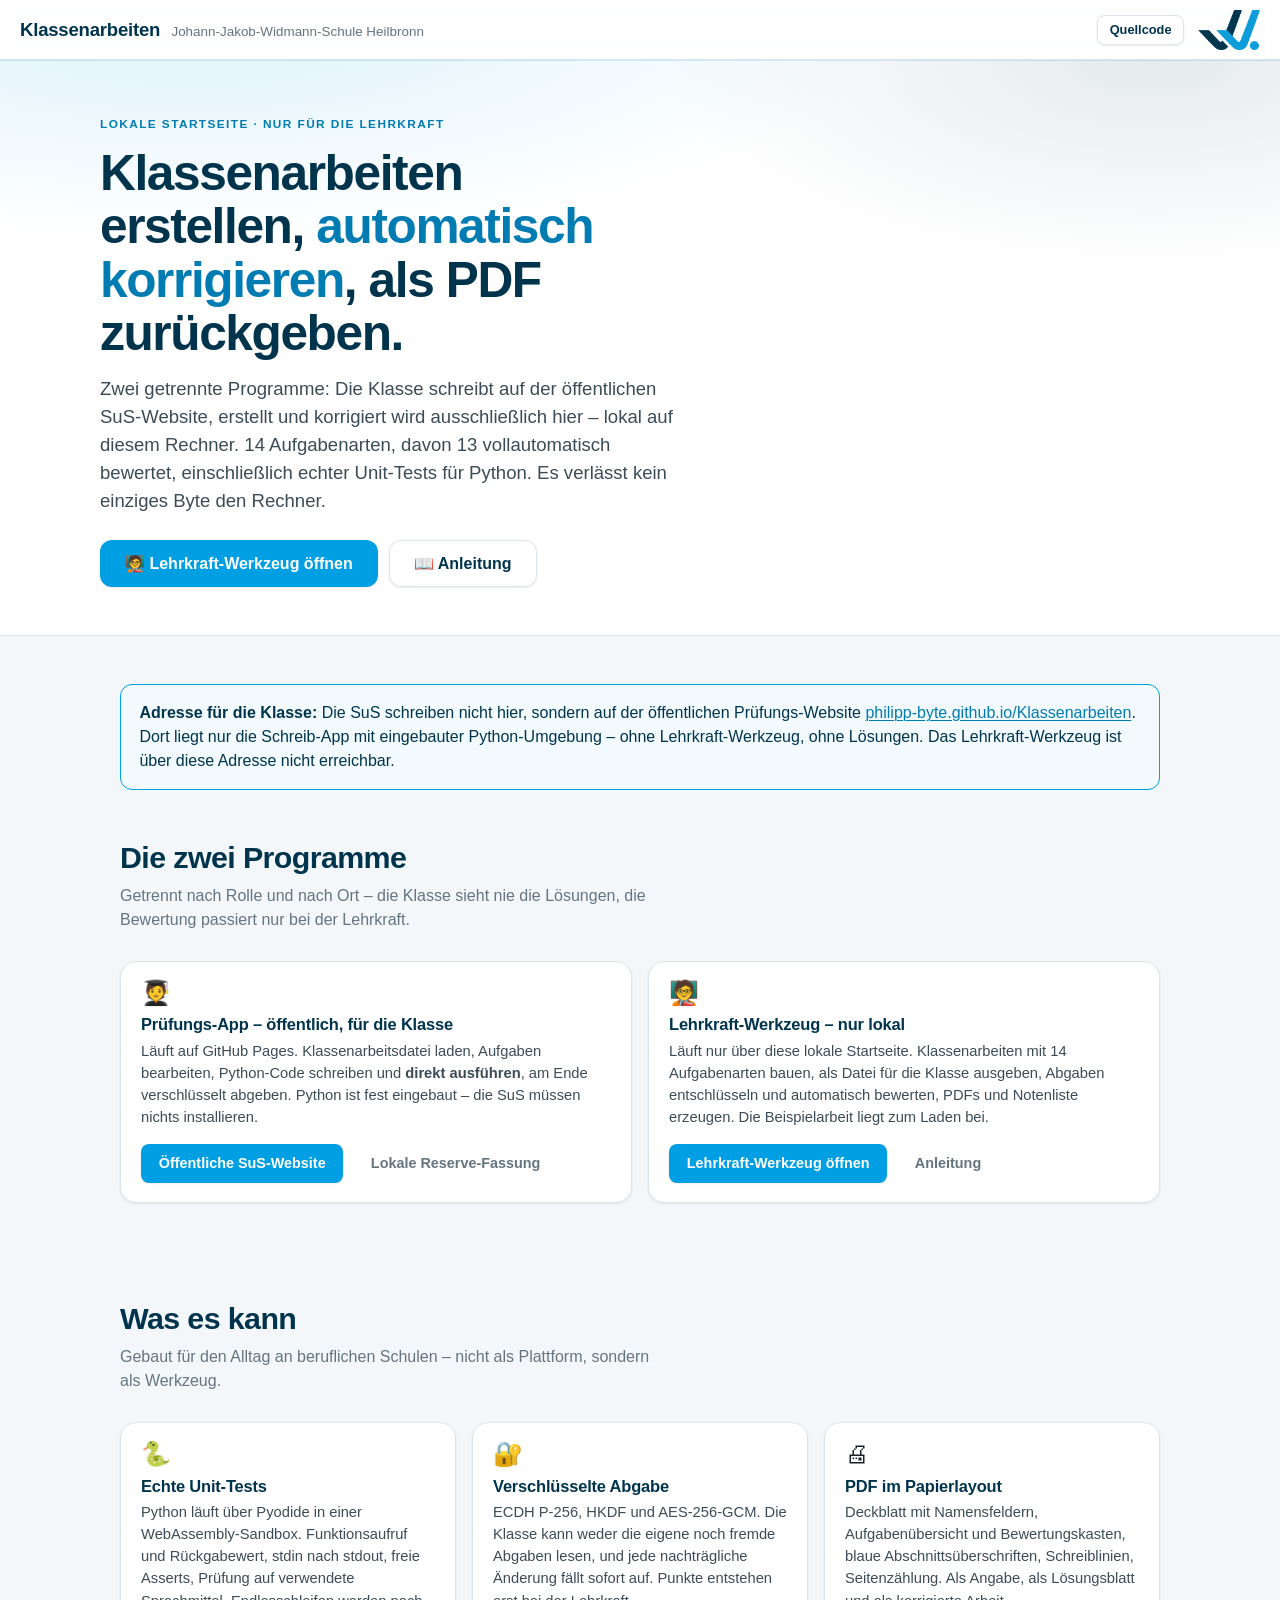
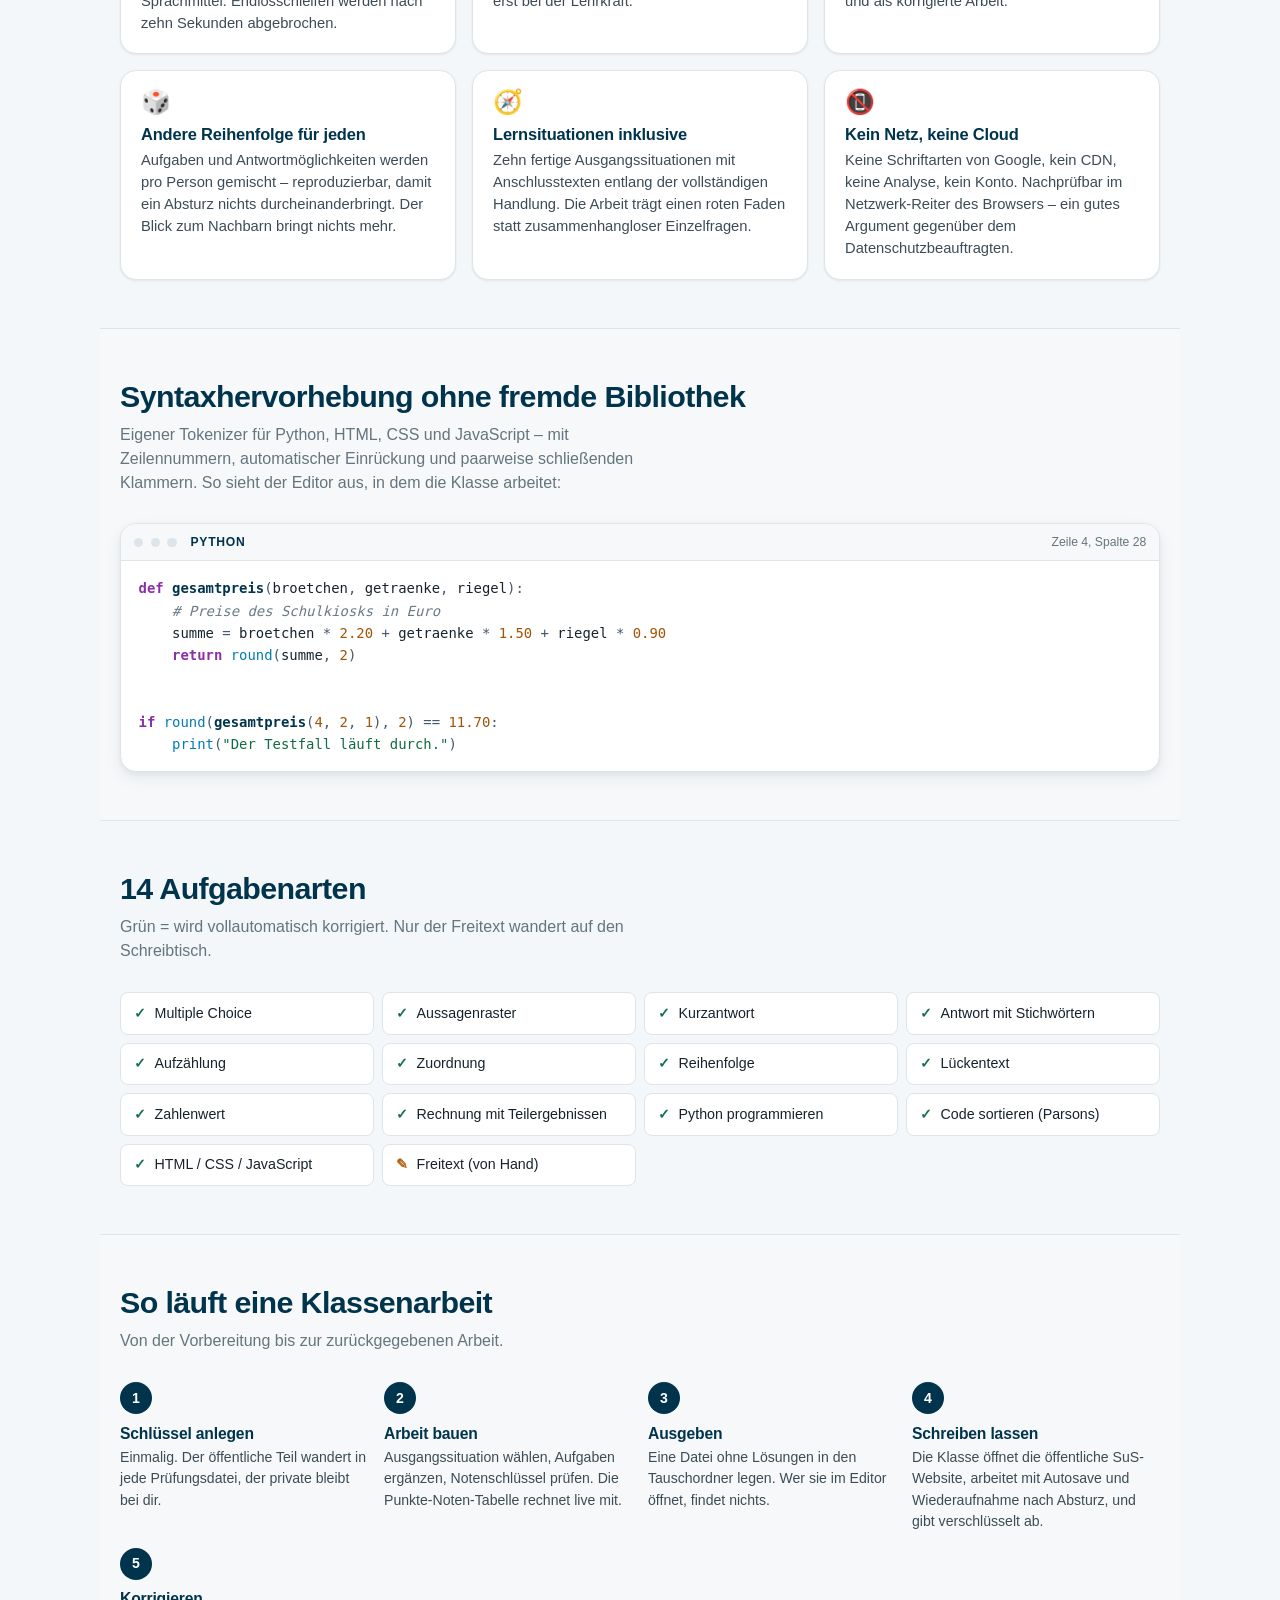
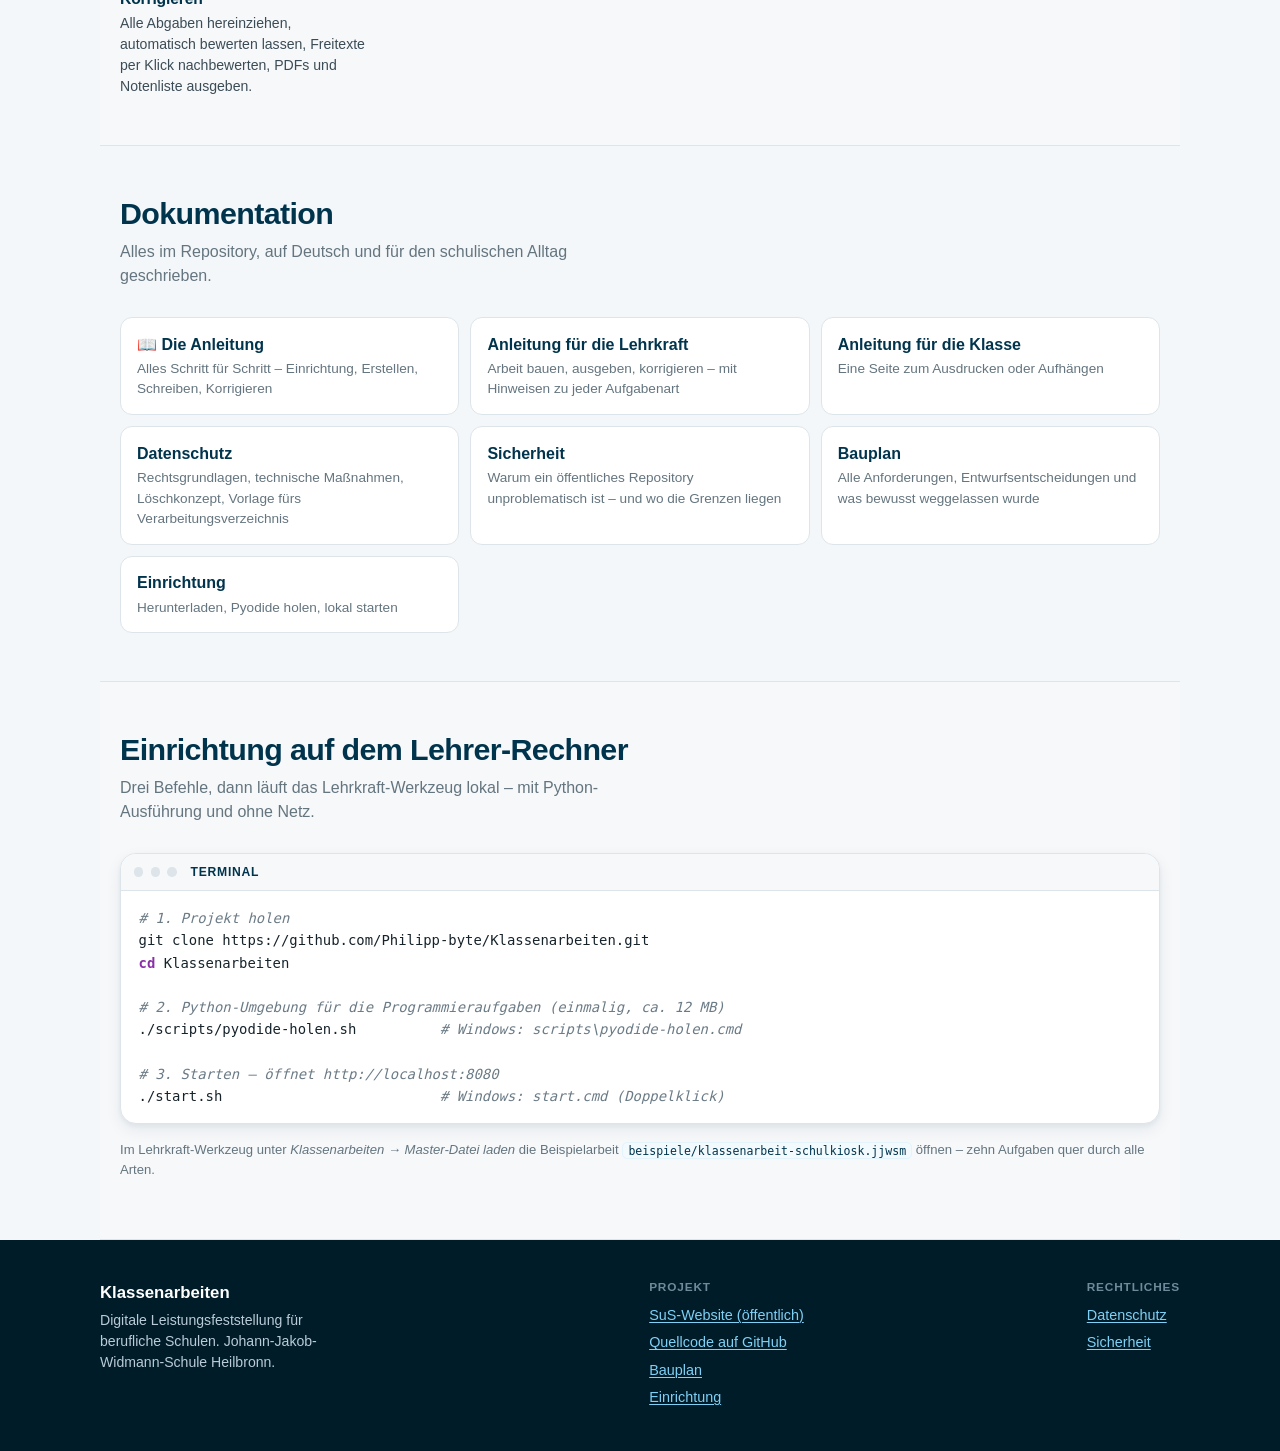
<file: index.html>
<!doctype html>
<html lang="de">
<head>
<meta charset="utf-8">
<meta name="viewport" content="width=device-width, initial-scale=1">
<title>Klassenarbeiten · JJWS</title>
<meta name="description" content="Digitale Klassenarbeiten mit automatischer Korrektur – auch für Python und Webprogrammierung. Alles bleibt lokal im Browser.">
<link rel="stylesheet" href="app/shared/theme.css">
<link rel="icon" href="assets/logo/JJWS_Bildmarke_bunt.png">
<style>
  .held {
    background:
      radial-gradient(1200px 400px at 15% -10%, rgba(0, 159, 227, .14), transparent 60%),
      radial-gradient(900px 380px at 90% 0%, rgba(0, 52, 77, .10), transparent 55%),
      var(--paper);
    border-bottom: 1px solid var(--grey-200);
    padding: 3.5rem 1.25rem 3rem;
  }
  .held-inhalt { max-width: 1080px; margin: 0 auto; }
  .held .marke {
    font-size: .74rem; font-weight: 700; letter-spacing: .12em; text-transform: uppercase;
    color: var(--blue-700); margin-bottom: .8rem;
  }
  .held h1 {
    font-size: clamp(2rem, 5.2vw, 3.1rem);
    line-height: 1.08;
    letter-spacing: -.028em;
    margin-bottom: .9rem;
    max-width: 20ch;
  }
  .held h1 em { font-style: normal; color: var(--blue-700); }
  .held .vorspann { font-size: clamp(1rem, 2.1vw, 1.16rem); color: var(--ink-2); max-width: 56ch; margin-bottom: 1.6rem; }
  .held .knoepfe { display: flex; gap: .7rem; flex-wrap: wrap; }

  .band { max-width: 1080px; margin: 0 auto; padding: 3rem 1.25rem; }
  .band-grau { background: var(--grey-050); border-block: 1px solid var(--grey-200); }
  .band h2 { font-size: clamp(1.4rem, 3vw, 1.9rem); letter-spacing: -.02em; margin-bottom: .5rem; }
  .band .unterzeile { color: var(--grey); max-width: 60ch; margin-bottom: 1.8rem; }

  .merkmale { display: grid; grid-template-columns: repeat(auto-fit, minmax(250px, 1fr)); gap: 1rem; }
  .merkmal { background: var(--paper); border: 1px solid var(--grey-200); border-radius: var(--r-lg); padding: 1.2rem 1.25rem; box-shadow: var(--schatten-1); }
  .merkmal .zeichen { font-size: 1.5rem; line-height: 1; margin-bottom: .6rem; display: block; }
  .merkmal h3 { margin-bottom: .3rem; }
  .merkmal p { color: var(--ink-2); font-size: .92rem; margin: 0; }

  .typen { display: grid; grid-template-columns: repeat(auto-fill, minmax(215px, 1fr)); gap: .5rem; }
  .typ {
    display: flex; align-items: center; gap: .55rem;
    background: var(--paper); border: 1px solid var(--grey-200);
    border-radius: var(--r-sm); padding: .6rem .8rem; font-size: .89rem;
  }
  .typ .haken { color: var(--green); font-weight: 700; flex: none; }
  .typ.manuell .haken { color: var(--amber); }

  .ablauf { display: grid; grid-template-columns: repeat(auto-fit, minmax(210px, 1fr)); gap: 1rem; counter-reset: s; }
  .ablauf > div { position: relative; padding-top: 2.6rem; }
  .ablauf > div::before {
    counter-increment: s; content: counter(s);
    position: absolute; top: 0; left: 0;
    width: 2rem; height: 2rem; border-radius: 50%;
    background: var(--navy); color: #fff;
    display: grid; place-items: center; font-weight: 700; font-size: .88rem;
  }
  .ablauf h3 { margin-bottom: .25rem; font-size: .98rem; }
  .ablauf p { font-size: .88rem; color: var(--ink-2); margin: 0; }

  .code-schau {
    background: var(--paper); border: 1px solid var(--grey-200);
    border-radius: var(--r-lg); overflow: hidden; box-shadow: var(--schatten-2);
  }
  .code-schau .leiste {
    display: flex; align-items: center; gap: .45rem;
    padding: .55rem .8rem; background: var(--grey-050); border-bottom: 1px solid var(--grey-200);
    font-size: .76rem; color: var(--grey);
  }
  .code-schau .punkt { width: .6rem; height: .6rem; border-radius: 50%; background: var(--grey-200); }
  .code-schau pre { margin: 0; padding: 1rem 1.1rem; overflow-x: auto; font-family: var(--mono); font-size: .86rem; line-height: 1.6; }

  .hinweiskasten {
    border: 1px solid var(--blue); background: var(--blue-050, #eaf7fd);
    border-radius: var(--r); padding: 1rem 1.15rem; color: var(--navy);
  }
  .hinweiskasten code { word-break: break-all; }

  .fuss { background: var(--navy-900); color: #b9cbd6; padding: 2.5rem 1.25rem; }
  .fuss .inner { max-width: 1080px; margin: 0 auto; display: flex; gap: 2rem; flex-wrap: wrap; justify-content: space-between; }
  .fuss a { color: #7fd0f5; }
  .fuss h4 { color: #6f8b9b; }
  .fuss ul { list-style: none; padding: 0; margin: 0; line-height: 1.9; font-size: .9rem; }

  .doku-liste { display: grid; grid-template-columns: repeat(auto-fit, minmax(260px, 1fr)); gap: .7rem; }
  .doku-liste a {
    display: block; background: var(--paper); border: 1px solid var(--grey-200);
    border-radius: var(--r); padding: .9rem 1rem; text-decoration: none; transition: all var(--uebergang);
  }
  .doku-liste a:hover { border-color: var(--blue); transform: translateY(-2px); box-shadow: var(--schatten-2); }
  .doku-liste .t { font-weight: 700; color: var(--navy); margin-bottom: .15rem; }
  .doku-liste .b { font-size: .85rem; color: var(--grey); }
</style>
</head>
<body>

<header class="app-header">
  <div class="titel">
    <h1>Klassenarbeiten</h1>
    <span class="sub">Johann-Jakob-Widmann-Schule Heilbronn</span>
  </div>
  <div class="kopf-rechts">
    <a class="btn sekundaer klein" href="https://github.com/Philipp-byte/Klassenarbeiten">Quellcode</a>
    <img class="logo" src="assets/logo/JJWS_Bildmarke_bunt.png" alt="Johann-Jakob-Widmann-Schule">
  </div>
</header>

<section class="held">
  <div class="held-inhalt">
    <div class="marke">Lokale Startseite · nur für die Lehrkraft</div>
    <h1>Klassenarbeiten erstellen, <em>automatisch korrigieren</em>, als PDF zurückgeben.</h1>
    <p class="vorspann">
      Zwei getrennte Programme: Die Klasse schreibt auf der öffentlichen SuS-Website,
      erstellt und korrigiert wird ausschließlich hier – lokal auf diesem Rechner.
      14 Aufgabenarten, davon 13 vollautomatisch bewertet, einschließlich echter
      Unit-Tests für Python. Es verlässt kein einziges Byte den Rechner.
    </p>
    <div class="knoepfe">
      <a class="btn gross" href="app/lehrer/">🧑‍🏫 Lehrkraft-Werkzeug öffnen</a>
      <a class="btn gross sekundaer" href="anleitung.html">📖 Anleitung</a>
    </div>
  </div>
</section>

<section class="band">
  <div class="hinweiskasten">
    <strong>Adresse für die Klasse:</strong>
    Die SuS schreiben nicht hier, sondern auf der öffentlichen Prüfungs-Website
    <a href="https://philipp-byte.github.io/Klassenarbeiten/">philipp-byte.github.io/Klassenarbeiten</a>.
    Dort liegt nur die Schreib-App mit eingebauter Python-Umgebung – ohne Lehrkraft-Werkzeug,
    ohne Lösungen. Das Lehrkraft-Werkzeug ist über diese Adresse nicht erreichbar.
  </div>
</section>

<section class="band" style="padding-top:0">
  <h2>Die zwei Programme</h2>
  <p class="unterzeile">Getrennt nach Rolle und nach Ort – die Klasse sieht nie die Lösungen, die Bewertung passiert nur bei der Lehrkraft.</p>
  <div class="merkmale" style="grid-template-columns:repeat(auto-fit,minmax(320px,1fr))">
    <div class="merkmal">
      <span class="zeichen">🧑‍🎓</span>
      <h3>Prüfungs-App – öffentlich, für die Klasse</h3>
      <p style="margin-bottom:1rem">Läuft auf GitHub Pages. Klassenarbeitsdatei laden, Aufgaben
         bearbeiten, Python-Code schreiben und <strong>direkt ausführen</strong>, am Ende
         verschlüsselt abgeben. Python ist fest eingebaut – die SuS müssen nichts installieren.</p>
      <div class="zeile" style="gap:.6rem;flex-wrap:wrap">
        <a class="btn" href="https://philipp-byte.github.io/Klassenarbeiten/">Öffentliche SuS-Website</a>
        <a class="btn leise" href="app/pruefung/">Lokale Reserve-Fassung</a>
      </div>
    </div>
    <div class="merkmal">
      <span class="zeichen">🧑‍🏫</span>
      <h3>Lehrkraft-Werkzeug – nur lokal</h3>
      <p style="margin-bottom:1rem">Läuft nur über diese lokale Startseite. Klassenarbeiten mit
         14 Aufgabenarten bauen, als Datei für die Klasse ausgeben, Abgaben entschlüsseln und
         automatisch bewerten, PDFs und Notenliste erzeugen. Die Beispielarbeit liegt zum Laden bei.</p>
      <div class="zeile" style="gap:.6rem;flex-wrap:wrap">
        <a class="btn" href="app/lehrer/">Lehrkraft-Werkzeug öffnen</a>
        <a class="btn leise" href="anleitung.html">Anleitung</a>
      </div>
    </div>
  </div>
</section>

<section class="band">
  <h2>Was es kann</h2>
  <p class="unterzeile">Gebaut für den Alltag an beruflichen Schulen – nicht als Plattform, sondern als Werkzeug.</p>
  <div class="merkmale">
    <div class="merkmal">
      <span class="zeichen">🐍</span>
      <h3>Echte Unit-Tests</h3>
      <p>Python läuft über Pyodide in einer WebAssembly-Sandbox. Funktionsaufruf und Rückgabewert,
         stdin nach stdout, freie Asserts, Prüfung auf verwendete Sprachmittel. Endlosschleifen
         werden nach zehn Sekunden abgebrochen.</p>
    </div>
    <div class="merkmal">
      <span class="zeichen">🔐</span>
      <h3>Verschlüsselte Abgabe</h3>
      <p>ECDH P-256, HKDF und AES-256-GCM. Die Klasse kann weder die eigene noch fremde Abgaben
         lesen, und jede nachträgliche Änderung fällt sofort auf. Punkte entstehen erst bei
         der Lehrkraft.</p>
    </div>
    <div class="merkmal">
      <span class="zeichen">🖨</span>
      <h3>PDF im Papierlayout</h3>
      <p>Deckblatt mit Namensfeldern, Aufgabenübersicht und Bewertungskasten, blaue
         Abschnittsüberschriften, Schreiblinien, Seitenzählung. Als Angabe, als Lösungsblatt
         und als korrigierte Arbeit.</p>
    </div>
    <div class="merkmal">
      <span class="zeichen">🎲</span>
      <h3>Andere Reihenfolge für jeden</h3>
      <p>Aufgaben und Antwortmöglichkeiten werden pro Person gemischt – reproduzierbar, damit
         ein Absturz nichts durcheinanderbringt. Der Blick zum Nachbarn bringt nichts mehr.</p>
    </div>
    <div class="merkmal">
      <span class="zeichen">🧭</span>
      <h3>Lernsituationen inklusive</h3>
      <p>Zehn fertige Ausgangssituationen mit Anschlusstexten entlang der vollständigen Handlung.
         Die Arbeit trägt einen roten Faden statt zusammenhangloser Einzelfragen.</p>
    </div>
    <div class="merkmal">
      <span class="zeichen">📵</span>
      <h3>Kein Netz, keine Cloud</h3>
      <p>Keine Schriftarten von Google, kein CDN, keine Analyse, kein Konto. Nachprüfbar im
         Netzwerk-Reiter des Browsers – ein gutes Argument gegenüber dem Datenschutzbeauftragten.</p>
    </div>
  </div>
</section>

<section class="band band-grau">
  <h2>Syntaxhervorhebung ohne fremde Bibliothek</h2>
  <p class="unterzeile">
    Eigener Tokenizer für Python, HTML, CSS und JavaScript – mit Zeilennummern, automatischer
    Einrückung und paarweise schließenden Klammern. So sieht der Editor aus, in dem die Klasse arbeitet:
  </p>
  <div class="code-schau">
    <div class="leiste">
      <span class="punkt"></span><span class="punkt"></span><span class="punkt"></span>
      <span style="margin-left:.4rem; font-weight:700; letter-spacing:.06em; color:var(--navy)">PYTHON</span>
      <span style="margin-left:auto">Zeile 4, Spalte 28</span>
    </div>
    <pre><code><span class="t-schluessel">def</span> <span class="t-funktion">gesamtpreis</span><span class="t-klammer">(</span>broetchen<span class="t-operator">,</span> getraenke<span class="t-operator">,</span> riegel<span class="t-klammer">)</span><span class="t-operator">:</span>
    <span class="t-kommentar"># Preise des Schulkiosks in Euro</span>
    summe <span class="t-operator">=</span> broetchen <span class="t-operator">*</span> <span class="t-zahl">2.20</span> <span class="t-operator">+</span> getraenke <span class="t-operator">*</span> <span class="t-zahl">1.50</span> <span class="t-operator">+</span> riegel <span class="t-operator">*</span> <span class="t-zahl">0.90</span>
    <span class="t-schluessel">return</span> <span class="t-eingebaut">round</span><span class="t-klammer">(</span>summe<span class="t-operator">,</span> <span class="t-zahl">2</span><span class="t-klammer">)</span>


<span class="t-schluessel">if</span> <span class="t-eingebaut">round</span><span class="t-klammer">(</span><span class="t-funktion">gesamtpreis</span><span class="t-klammer">(</span><span class="t-zahl">4</span><span class="t-operator">,</span> <span class="t-zahl">2</span><span class="t-operator">,</span> <span class="t-zahl">1</span><span class="t-klammer">)</span><span class="t-operator">,</span> <span class="t-zahl">2</span><span class="t-klammer">)</span> <span class="t-operator">==</span> <span class="t-zahl">11.70</span><span class="t-operator">:</span>
    <span class="t-eingebaut">print</span><span class="t-klammer">(</span><span class="t-text">"Der Testfall läuft durch."</span><span class="t-klammer">)</span></code></pre>
  </div>
</section>

<section class="band">
  <h2>14 Aufgabenarten</h2>
  <p class="unterzeile">Grün = wird vollautomatisch korrigiert. Nur der Freitext wandert auf den Schreibtisch.</p>
  <div class="typen">
    <div class="typ"><span class="haken">✓</span> Multiple Choice</div>
    <div class="typ"><span class="haken">✓</span> Aussagenraster</div>
    <div class="typ"><span class="haken">✓</span> Kurzantwort</div>
    <div class="typ"><span class="haken">✓</span> Antwort mit Stichwörtern</div>
    <div class="typ"><span class="haken">✓</span> Aufzählung</div>
    <div class="typ"><span class="haken">✓</span> Zuordnung</div>
    <div class="typ"><span class="haken">✓</span> Reihenfolge</div>
    <div class="typ"><span class="haken">✓</span> Lückentext</div>
    <div class="typ"><span class="haken">✓</span> Zahlenwert</div>
    <div class="typ"><span class="haken">✓</span> Rechnung mit Teilergebnissen</div>
    <div class="typ"><span class="haken">✓</span> Python programmieren</div>
    <div class="typ"><span class="haken">✓</span> Code sortieren (Parsons)</div>
    <div class="typ"><span class="haken">✓</span> HTML / CSS / JavaScript</div>
    <div class="typ manuell"><span class="haken">✎</span> Freitext (von Hand)</div>
  </div>
</section>

<section class="band band-grau">
  <h2>So läuft eine Klassenarbeit</h2>
  <p class="unterzeile">Von der Vorbereitung bis zur zurückgegebenen Arbeit.</p>
  <div class="ablauf">
    <div>
      <h3>Schlüssel anlegen</h3>
      <p>Einmalig. Der öffentliche Teil wandert in jede Prüfungsdatei, der private bleibt bei dir.</p>
    </div>
    <div>
      <h3>Arbeit bauen</h3>
      <p>Ausgangssituation wählen, Aufgaben ergänzen, Notenschlüssel prüfen. Die Punkte-Noten-Tabelle rechnet live mit.</p>
    </div>
    <div>
      <h3>Ausgeben</h3>
      <p>Eine Datei ohne Lösungen in den Tauschordner legen. Wer sie im Editor öffnet, findet nichts.</p>
    </div>
    <div>
      <h3>Schreiben lassen</h3>
      <p>Die Klasse öffnet die öffentliche SuS-Website, arbeitet mit Autosave und Wiederaufnahme
         nach Absturz, und gibt verschlüsselt ab.</p>
    </div>
    <div>
      <h3>Korrigieren</h3>
      <p>Alle Abgaben hereinziehen, automatisch bewerten lassen, Freitexte per Klick nachbewerten, PDFs und Notenliste ausgeben.</p>
    </div>
  </div>
</section>

<section class="band" id="dokumentation">
  <h2>Dokumentation</h2>
  <p class="unterzeile">Alles im Repository, auf Deutsch und für den schulischen Alltag geschrieben.</p>
  <div class="doku-liste">
    <a href="anleitung.html">
      <div class="t">📖 Die Anleitung</div>
      <div class="b">Alles Schritt für Schritt – Einrichtung, Erstellen, Schreiben, Korrigieren</div>
    </a>
    <a href="docs/anleitung-lehrkraft.md">
      <div class="t">Anleitung für die Lehrkraft</div>
      <div class="b">Arbeit bauen, ausgeben, korrigieren – mit Hinweisen zu jeder Aufgabenart</div>
    </a>
    <a href="docs/anleitung-sus.md">
      <div class="t">Anleitung für die Klasse</div>
      <div class="b">Eine Seite zum Ausdrucken oder Aufhängen</div>
    </a>
    <a href="DATENSCHUTZ.md">
      <div class="t">Datenschutz</div>
      <div class="b">Rechtsgrundlagen, technische Maßnahmen, Löschkonzept, Vorlage fürs Verarbeitungsverzeichnis</div>
    </a>
    <a href="SICHERHEIT.md">
      <div class="t">Sicherheit</div>
      <div class="b">Warum ein öffentliches Repository unproblematisch ist – und wo die Grenzen liegen</div>
    </a>
    <a href="BAUPLAN.md">
      <div class="t">Bauplan</div>
      <div class="b">Alle Anforderungen, Entwurfsentscheidungen und was bewusst weggelassen wurde</div>
    </a>
    <a href="README.md">
      <div class="t">Einrichtung</div>
      <div class="b">Herunterladen, Pyodide holen, lokal starten</div>
    </a>
  </div>
</section>

<section class="band band-grau">
  <h2>Einrichtung auf dem Lehrer-Rechner</h2>
  <p class="unterzeile">Drei Befehle, dann läuft das Lehrkraft-Werkzeug lokal – mit Python-Ausführung und ohne Netz.</p>
  <div class="code-schau">
    <div class="leiste">
      <span class="punkt"></span><span class="punkt"></span><span class="punkt"></span>
      <span style="margin-left:.4rem; font-weight:700; letter-spacing:.06em; color:var(--navy)">TERMINAL</span>
    </div>
    <pre><code><span class="t-kommentar"># 1. Projekt holen</span>
git clone https://github.com/Philipp-byte/Klassenarbeiten.git
<span class="t-schluessel">cd</span> Klassenarbeiten

<span class="t-kommentar"># 2. Python-Umgebung für die Programmieraufgaben (einmalig, ca. 12 MB)</span>
./scripts/pyodide-holen.sh          <span class="t-kommentar"># Windows: scripts\pyodide-holen.cmd</span>

<span class="t-kommentar"># 3. Starten – öffnet http://localhost:8080</span>
./start.sh                          <span class="t-kommentar"># Windows: start.cmd (Doppelklick)</span></code></pre>
  </div>
  <p class="klein grau" style="margin-top:1rem">
    Im Lehrkraft-Werkzeug unter <em>Klassenarbeiten → Master-Datei laden</em> die Beispielarbeit
    <code>beispiele/klassenarbeit-schulkiosk.jjwsm</code> öffnen – zehn Aufgaben quer durch alle Arten.
  </p>
</section>

<footer class="fuss">
  <div class="inner">
    <div>
      <div style="font-weight:700; color:#fff; font-size:1.05rem; margin-bottom:.3rem">Klassenarbeiten</div>
      <div style="font-size:.88rem; max-width:34ch">
        Digitale Leistungsfeststellung für berufliche Schulen.
        Johann-Jakob-Widmann-Schule Heilbronn.
      </div>
    </div>
    <div>
      <h4>Projekt</h4>
      <ul>
        <li><a href="https://philipp-byte.github.io/Klassenarbeiten/">SuS-Website (öffentlich)</a></li>
        <li><a href="https://github.com/Philipp-byte/Klassenarbeiten">Quellcode auf GitHub</a></li>
        <li><a href="BAUPLAN.md">Bauplan</a></li>
        <li><a href="README.md">Einrichtung</a></li>
      </ul>
    </div>
    <div>
      <h4>Rechtliches</h4>
      <ul>
        <li><a href="DATENSCHUTZ.md">Datenschutz</a></li>
        <li><a href="SICHERHEIT.md">Sicherheit</a></li>
      </ul>
    </div>
  </div>
</footer>

</body>
</html>
</file>
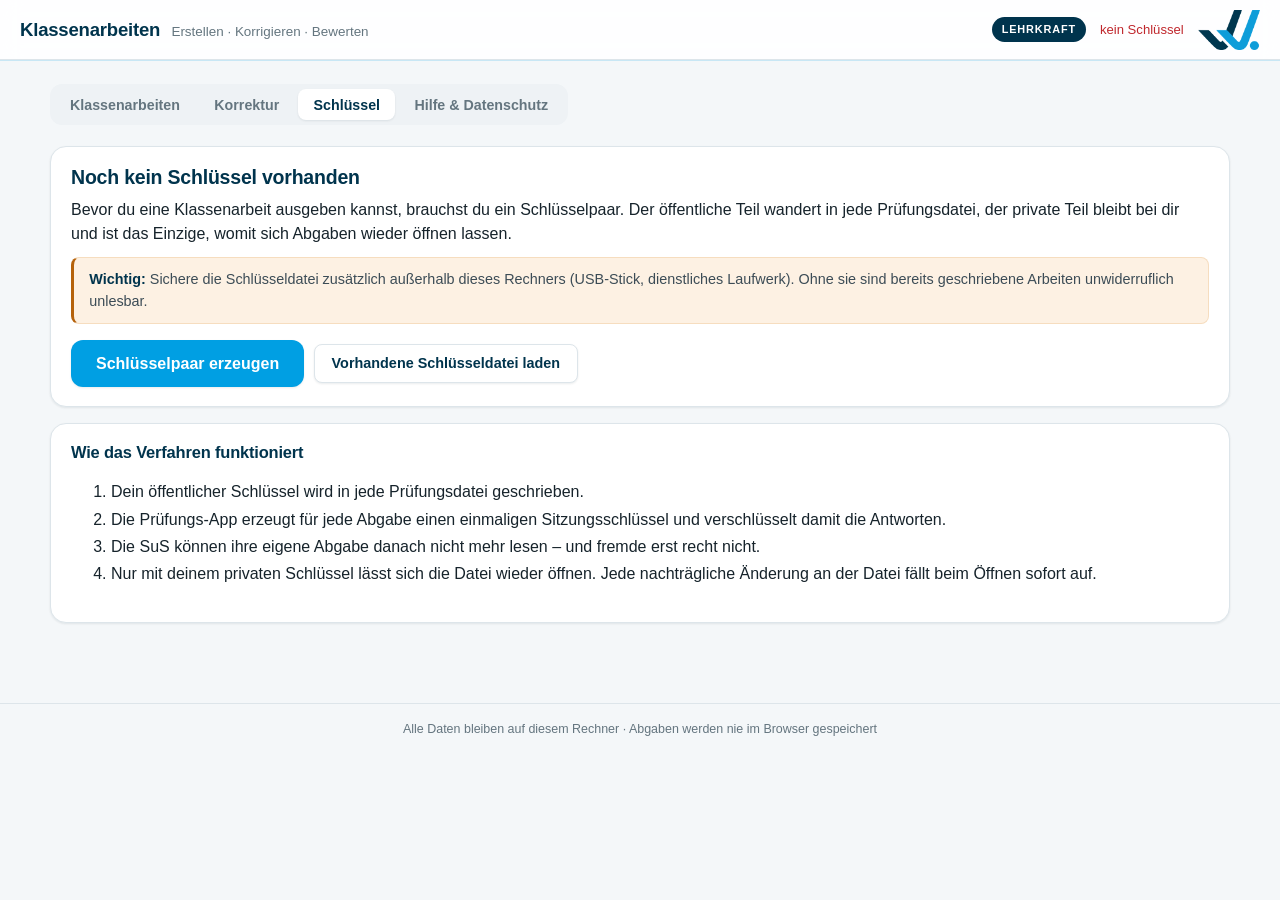
<file: app/lehrer/index.html>
<!doctype html>
<html lang="de">
<head>
<meta charset="utf-8">
<meta name="viewport" content="width=device-width, initial-scale=1">
<meta name="robots" content="noindex, nofollow">
<title>Klassenarbeiten – Lehrkraft – JJWS</title>
<link rel="stylesheet" href="../shared/theme.css">
<link rel="stylesheet" href="../shared/druck.css">
<link rel="icon" href="../../assets/logo/JJWS_Bildmarke_bunt.png">
<style>
  /* Nur in dieser App gebrauchte Ergänzungen */
  .aufgaben-liste > li { list-style: none; }

  .aufgabe-karte {
    border: 1px solid var(--grey-200);
    border-left: 3px solid var(--blue);
    border-radius: var(--r);
    background: var(--paper);
    margin-bottom: .6rem;
    box-shadow: var(--schatten-1);
    transition: box-shadow var(--uebergang), border-color var(--uebergang);
  }
  .aufgabe-karte:hover { box-shadow: var(--schatten-2); }
  .aufgabe-karte[open] { border-left-color: var(--navy); }
  .aufgabe-karte > summary {
    cursor: pointer;
    padding: .7rem .9rem;
    display: flex;
    align-items: center;
    gap: .6rem;
    font-weight: 650;
    color: var(--navy);
    list-style: none;
    border-radius: var(--r);
  }
  .aufgabe-karte > summary::-webkit-details-marker { display: none; }
  .aufgabe-karte > summary::before {
    content: "";
    width: .45rem; height: .45rem;
    border-right: 2px solid var(--blue);
    border-bottom: 2px solid var(--blue);
    transform: rotate(-45deg);
    transition: transform var(--uebergang);
    flex: none;
  }
  .aufgabe-karte[open] > summary::before { transform: rotate(45deg); }
  .aufgabe-karte > summary:hover { background: var(--blue-050); }
  .aufgabe-karte .koerper { padding: .3rem 1rem 1.1rem; border-top: 1px solid var(--grey-100); }
  .aufgabe-karte .nr-marke {
    width: 1.6rem; height: 1.6rem;
    border-radius: var(--r-sm);
    background: var(--navy-050);
    color: var(--navy);
    display: grid; place-items: center;
    font-size: .8rem; flex: none;
  }

  .teil-zeile {
    display: grid;
    gap: .45rem;
    align-items: center;
    padding: .4rem 0;
    border-bottom: 1px dashed var(--grey-200);
  }
  .teil-zeile:last-of-type { border-bottom: 0; }

  /* Auswahlkacheln (Situationen, Arbeiten, Aufgabentypen) */
  .sit-karte { /* Altname – verhält sich wie .kachel */
    border: 1.5px solid var(--grey-200);
    border-radius: var(--r);
    padding: .8rem .9rem;
    cursor: pointer;
    background: var(--paper);
    text-align: left;
    font-family: var(--font);
    font-size: .92rem;
    color: var(--ink);
    transition: all var(--uebergang);
  }
  .sit-karte:hover { border-color: var(--blue); background: var(--blue-050); transform: translateY(-2px); box-shadow: var(--schatten-2); }
  .sit-karte.gewaehlt { border-color: var(--blue); background: var(--blue-050); box-shadow: var(--schatten-2); }

  /* Abgabenliste in der Korrektur */
  .sus-liste { max-height: 26rem; overflow-y: auto; padding-right: .2rem; }
  .sus-liste button {
    width: 100%;
    text-align: left;
    border: 1.5px solid var(--grey-200);
    background: var(--paper);
    border-radius: var(--r-sm);
    padding: .55rem .7rem;
    margin-bottom: .35rem;
    cursor: pointer;
    font-family: var(--font);
    font-size: .88rem;
    display: flex;
    justify-content: space-between;
    gap: .5rem;
    align-items: center;
    transition: all var(--uebergang);
  }
  .sus-liste button:hover { border-color: var(--blue); background: var(--blue-050); }
  .sus-liste button[aria-current="true"] { background: var(--navy); color: #fff; border-color: var(--navy); }
  .sus-liste button[aria-current="true"] .plakette { background: rgba(255,255,255,.2); color: #fff; }

  .balken { display: flex; height: 1.5rem; border-radius: var(--r-sm); overflow: hidden; border: 1px solid var(--grey-200); }
  .balken > span { display: block; transition: width .3s ease; }

  /* Feste Aktionsleiste am unteren Rand des Editors */
  .aktionsleiste {
    position: sticky;
    bottom: 0;
    z-index: 20;
    display: flex;
    align-items: center;
    gap: .6rem;
    flex-wrap: wrap;
    background: rgba(255, 255, 255, .94);
    backdrop-filter: saturate(160%) blur(10px);
    -webkit-backdrop-filter: saturate(160%) blur(10px);
    border: 1px solid var(--grey-200);
    border-radius: var(--r);
    padding: .7rem .9rem;
    margin-top: 1rem;
    box-shadow: var(--schatten-2);
  }

  /* Typ-Auswahl im Dialog */
  .typ-gitter { display: grid; grid-template-columns: repeat(auto-fill, minmax(240px, 1fr)); gap: .55rem; }
  .typ-gitter .kachel { position: relative; padding-right: 6.5rem; }
  .typ-gitter .kachel .plakette { position: absolute; top: .8rem; right: .8rem; }
  .typ-gitter .kachel .kachel-titel { display: block; margin-bottom: .25rem; }
  .typ-gruppe { font-size: .74rem; font-weight: 700; letter-spacing: .07em; text-transform: uppercase; color: var(--grey); margin: 1rem 0 .45rem; }
  .typ-gruppe:first-of-type { margin-top: .3rem; }
</style>
</head>
<body>

<header class="app-header">
  <div class="titel">
    <h1>Klassenarbeiten</h1>
    <span class="sub" id="kopf-unter">Erstellen · Korrigieren · Bewerten</span>
  </div>
  <div class="kopf-rechts">
    <span class="rollen-chip">Lehrkraft</span>
    <span class="klein grau" id="schluessel-anzeige"></span>
    <img class="logo" src="../../assets/logo/JJWS_Bildmarke_bunt.png" alt="Johann-Jakob-Widmann-Schule">
  </div>
</header>

<main class="wrap">
  <nav class="tabs" id="tabs" role="tablist"></nav>
  <div id="inhalt"></div>
</main>

<footer class="app-fuss">
  Alle Daten bleiben auf diesem Rechner · Abgaben werden nie im Browser gespeichert
</footer>

<script type="module" src="./app.js"></script>
</body>
</html>
</file>
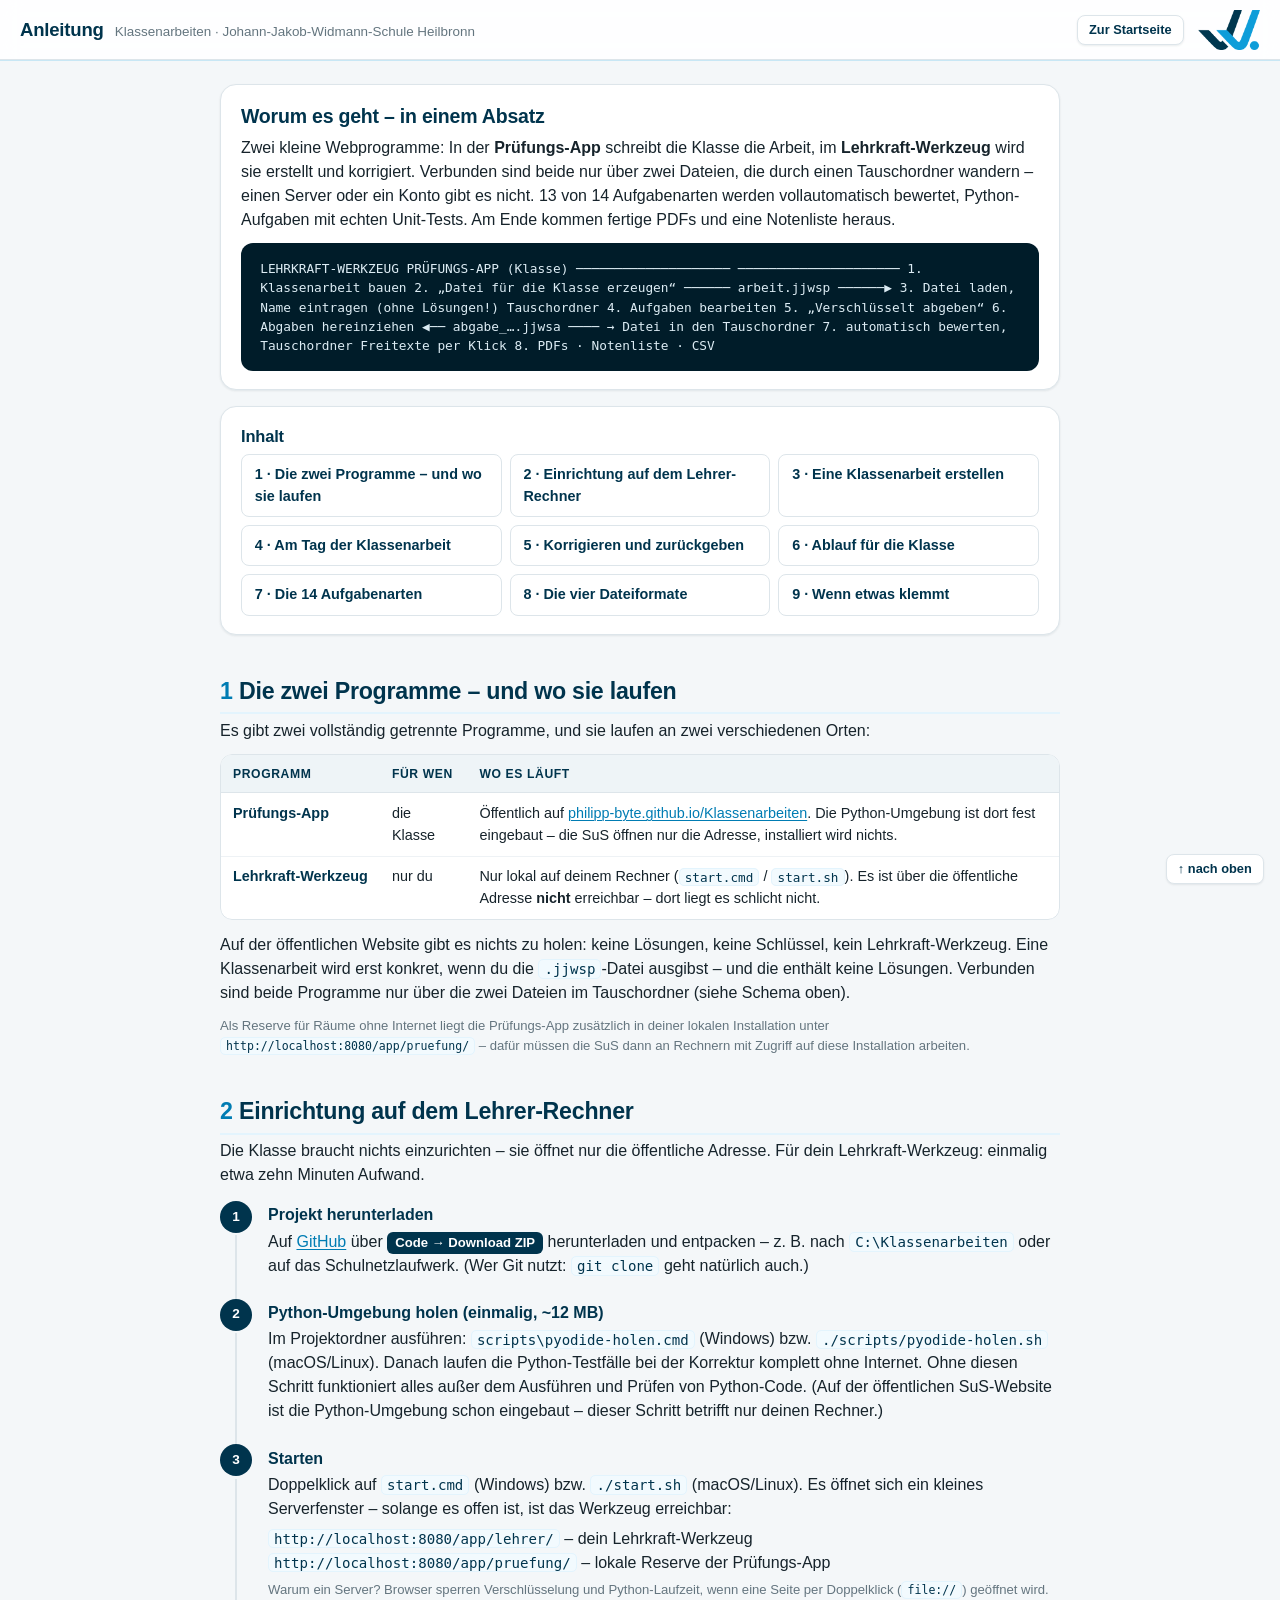
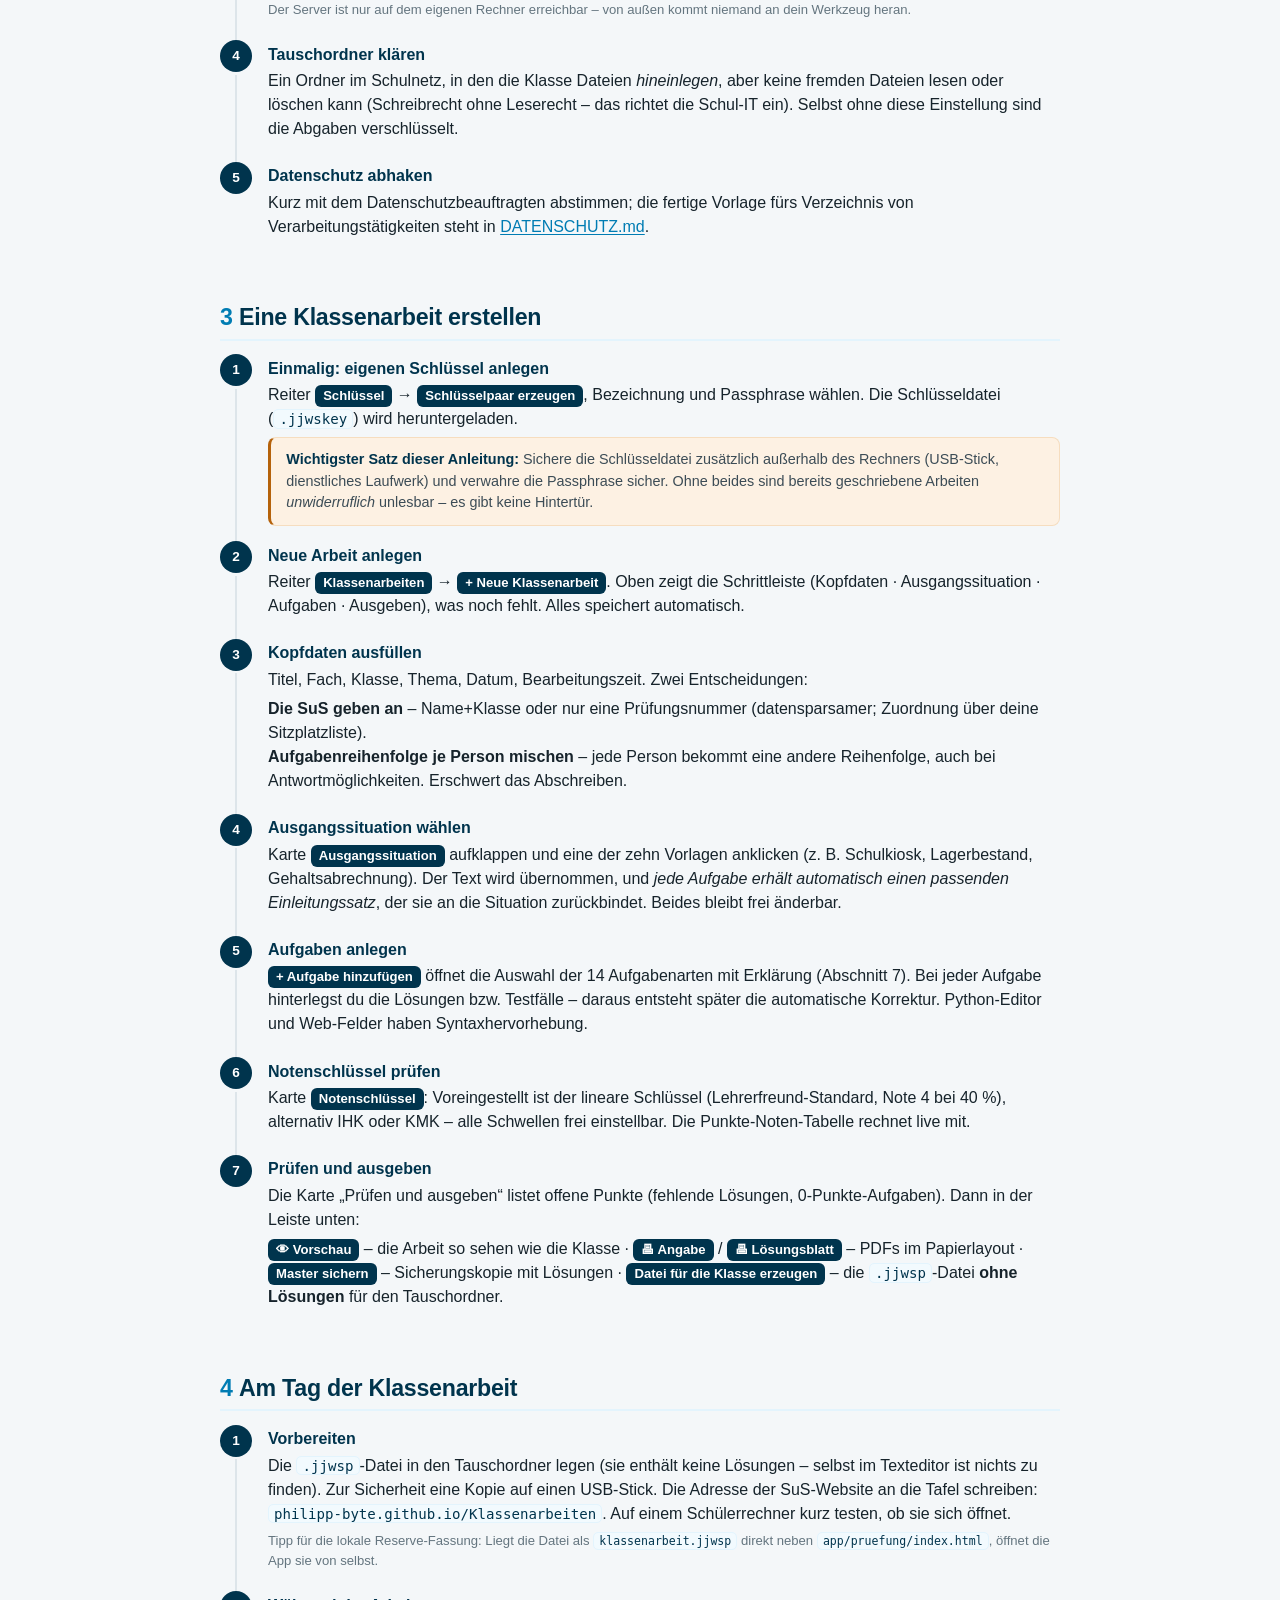
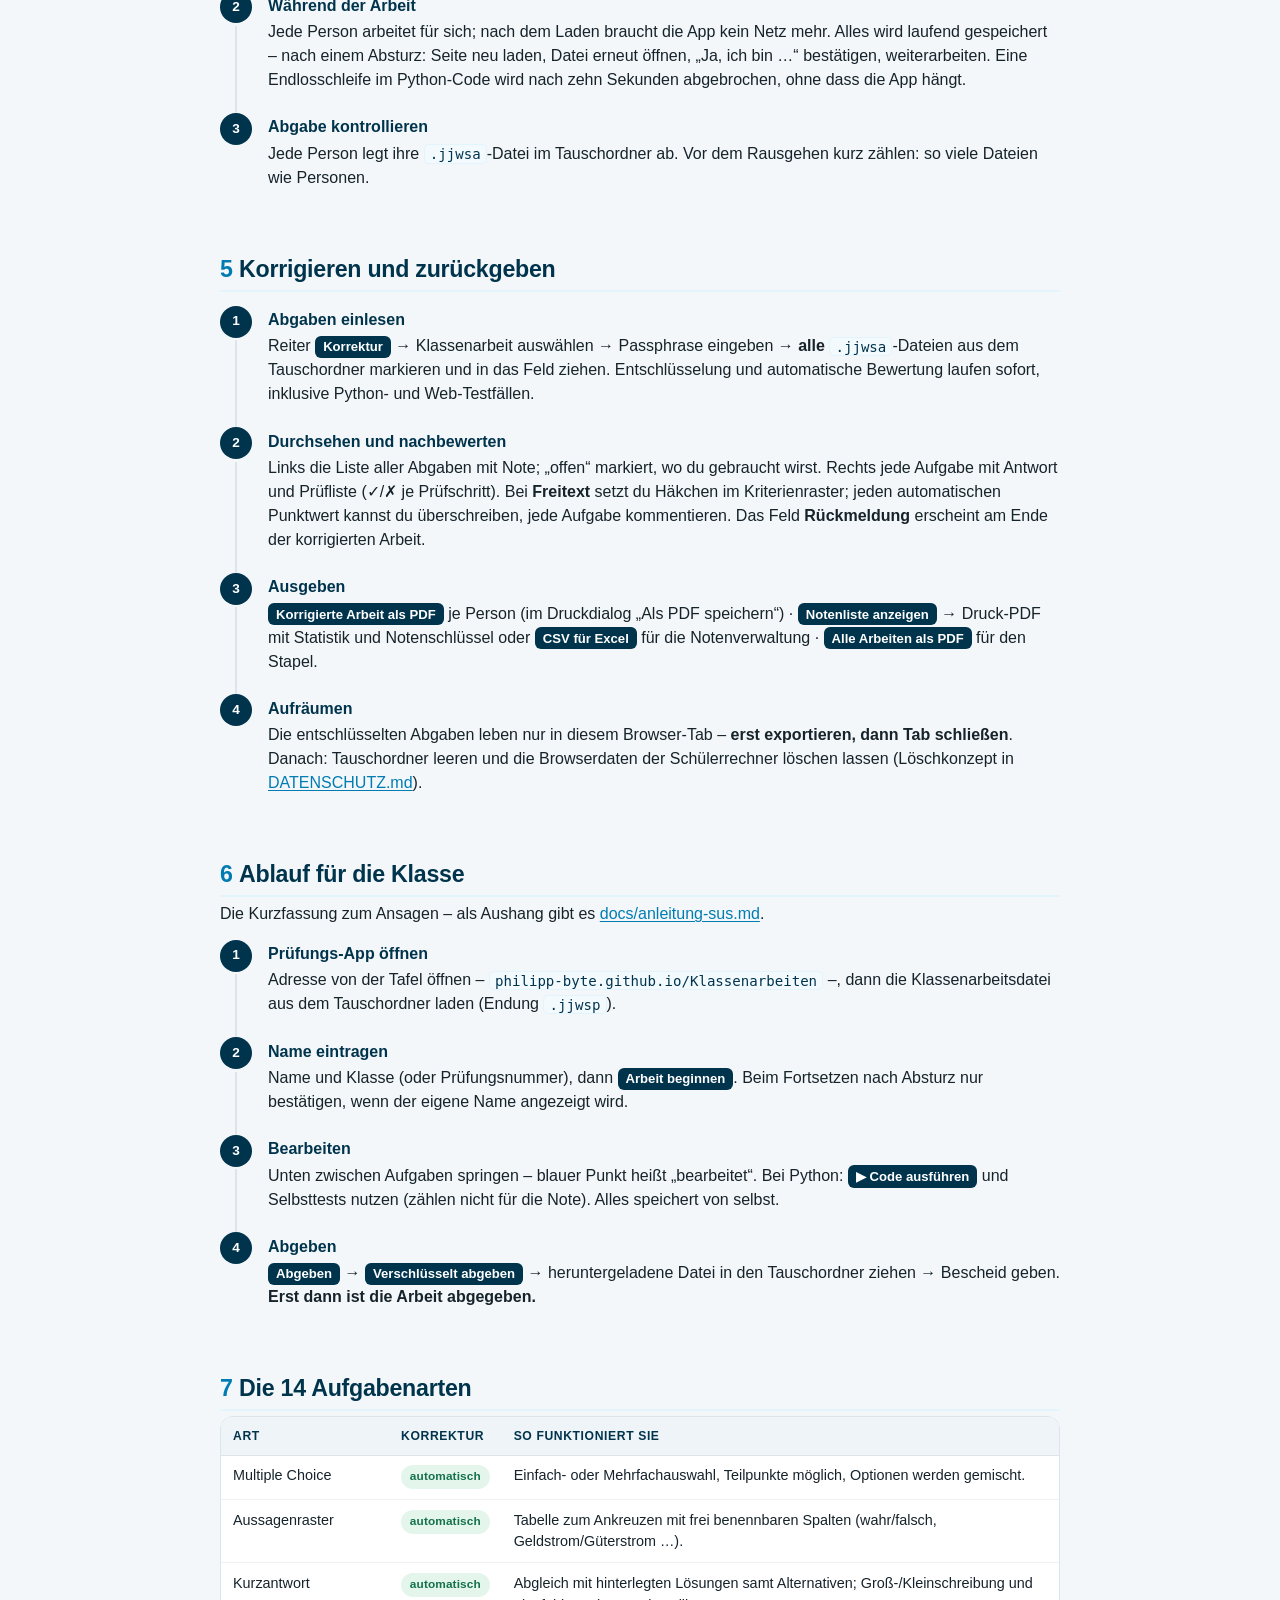
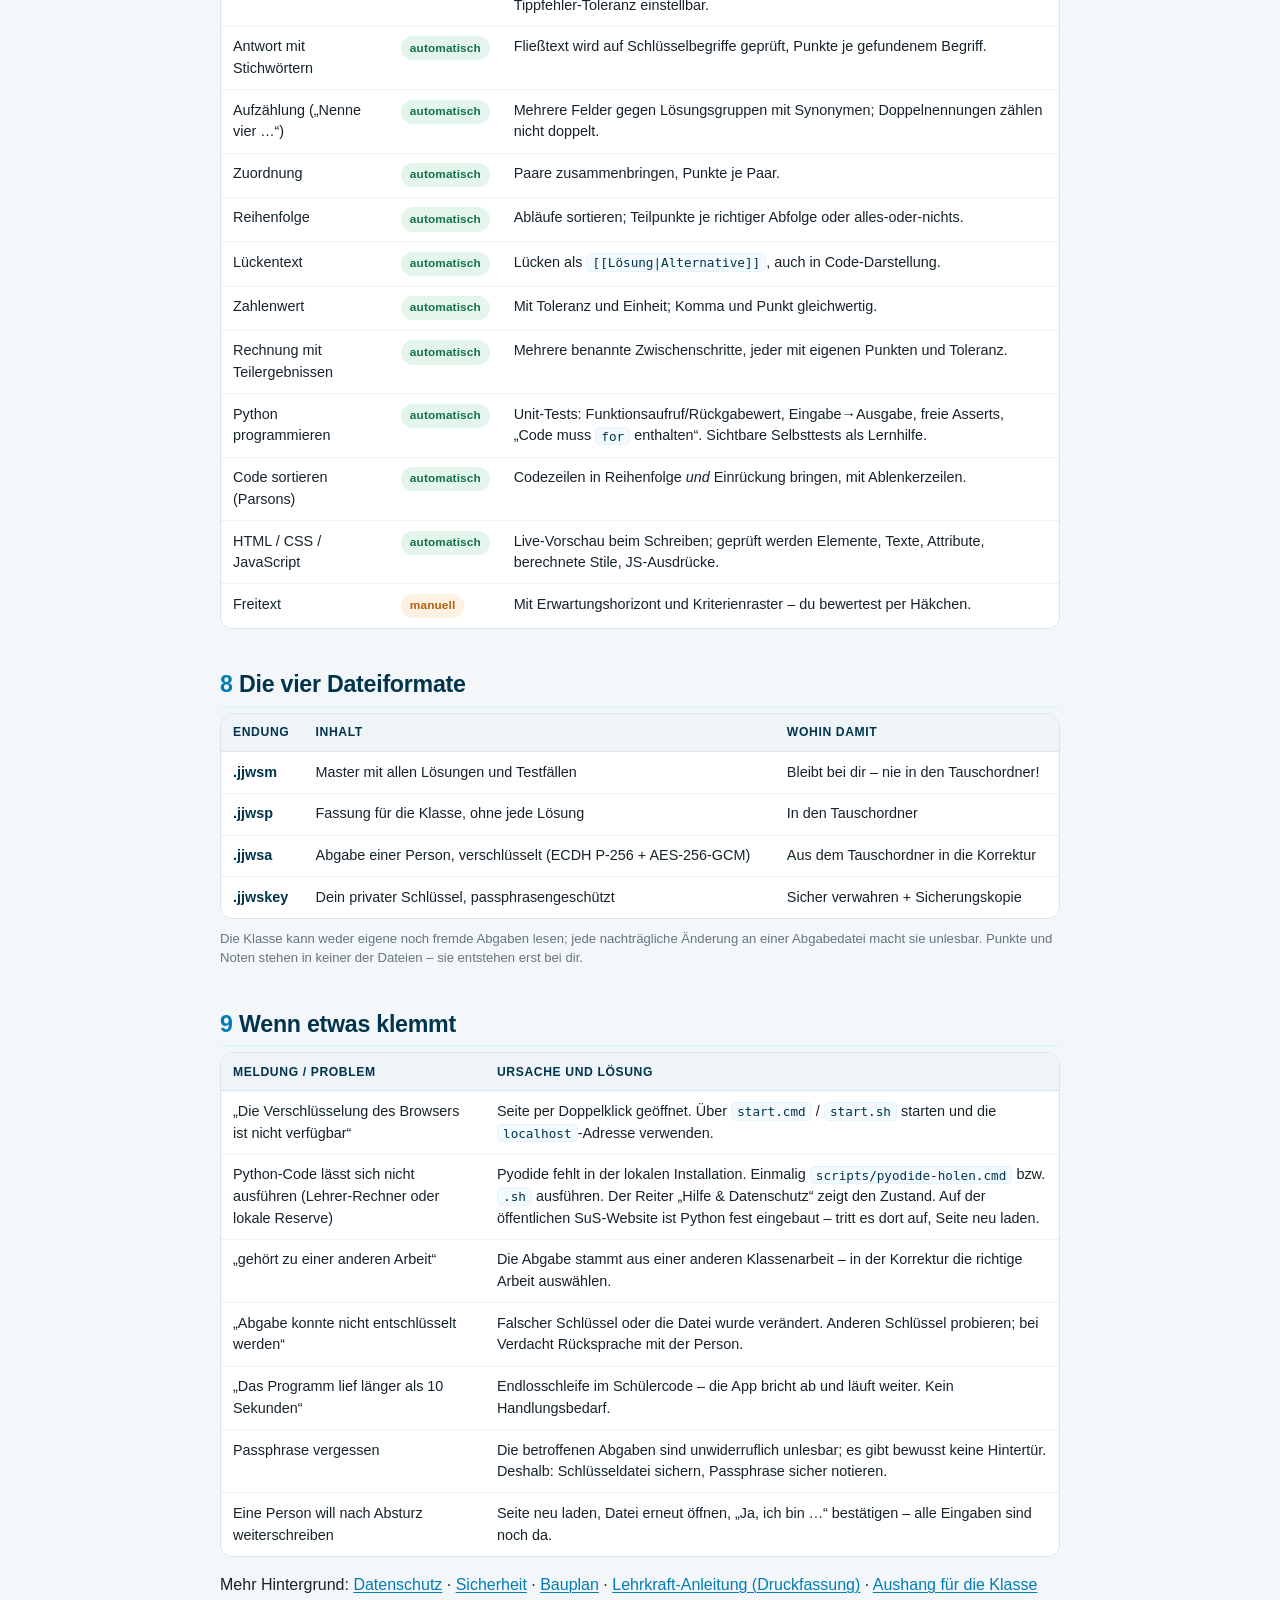
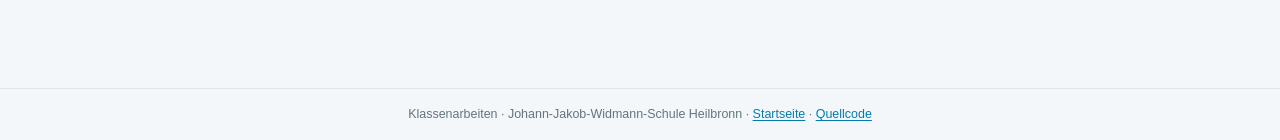
<file: anleitung.html>
<!doctype html>
<html lang="de">
<head>
<meta charset="utf-8">
<meta name="viewport" content="width=device-width, initial-scale=1">
<title>Anleitung · Klassenarbeiten · JJWS</title>
<meta name="description" content="Schritt-für-Schritt-Anleitung: Klassenarbeiten erstellen, schreiben lassen, automatisch korrigieren und als PDF zurückgeben.">
<link rel="stylesheet" href="app/shared/theme.css">
<link rel="icon" href="assets/logo/JJWS_Bildmarke_bunt.png">
<style>
  .inhaltsverz { display: grid; grid-template-columns: repeat(auto-fit, minmax(230px, 1fr)); gap: .5rem; }
  .inhaltsverz a {
    display: block; background: var(--paper); border: 1px solid var(--grey-200);
    border-radius: var(--r-sm); padding: .55rem .8rem; text-decoration: none;
    font-size: .9rem; font-weight: 650; color: var(--navy); transition: all var(--uebergang);
  }
  .inhaltsverz a:hover { border-color: var(--blue); background: var(--blue-050); }

  .abschnitt { scroll-margin-top: 5rem; }
  .abschnitt h2 {
    font-size: 1.45rem; margin: 2.6rem 0 .3rem;
    padding-bottom: .4rem; border-bottom: 2px solid var(--blue-100);
  }
  .abschnitt h2 .nr { color: var(--blue-700); margin-right: .4rem; }
  .abschnitt h3 { margin-top: 1.6rem; }

  ol.schrittfolge { counter-reset: st; list-style: none; margin: 1rem 0; padding: 0; }
  ol.schrittfolge > li {
    counter-increment: st; position: relative;
    padding: 0 0 1.1rem 3rem; margin: 0;
  }
  ol.schrittfolge > li::before {
    content: counter(st);
    position: absolute; left: 0; top: -.15rem;
    width: 2rem; height: 2rem; border-radius: 50%;
    background: var(--navy); color: #fff;
    display: grid; place-items: center; font-weight: 700; font-size: .85rem;
  }
  ol.schrittfolge > li::after {
    content: ""; position: absolute; left: .95rem; top: 2rem; bottom: .1rem;
    width: 2px; background: var(--grey-200);
  }
  ol.schrittfolge > li:last-child::after { display: none; }
  ol.schrittfolge .st-titel { font-weight: 700; color: var(--navy); margin-bottom: .15rem; }
  ol.schrittfolge p { margin-bottom: .35rem; }

  .knopfname {
    display: inline-block; background: var(--navy); color: #fff;
    font-size: .82em; font-weight: 650; padding: .08rem .5rem;
    border-radius: 6px; white-space: nowrap;
  }
  .schema {
    font-family: var(--mono); font-size: .8rem; line-height: 1.5;
    background: var(--navy-900); color: #dcecf4;
    padding: 1rem 1.2rem; border-radius: var(--r); overflow-x: auto;
  }
  .rollen-tabelle td:first-child { white-space: nowrap; font-weight: 700; color: var(--navy); }
  .zurueck-oben { position: fixed; right: 1rem; bottom: 1rem; z-index: 50; }
</style>
</head>
<body>

<header class="app-header">
  <div class="titel">
    <h1>Anleitung</h1>
    <span class="sub">Klassenarbeiten · Johann-Jakob-Widmann-Schule Heilbronn</span>
  </div>
  <div class="kopf-rechts">
    <a class="btn sekundaer klein" href="index.html">Zur Startseite</a>
    <img class="logo" src="assets/logo/JJWS_Bildmarke_bunt.png" alt="Johann-Jakob-Widmann-Schule">
  </div>
</header>

<main class="wrap" style="max-width: 880px">

<div class="karte">
  <h2 style="margin-top:0">Worum es geht – in einem Absatz</h2>
  <p>
    Zwei kleine Webprogramme: In der <strong>Prüfungs-App</strong> schreibt die Klasse die
    Arbeit, im <strong>Lehrkraft-Werkzeug</strong> wird sie erstellt und korrigiert. Verbunden
    sind beide nur über zwei Dateien, die durch einen Tauschordner wandern – einen Server oder
    ein Konto gibt es nicht. 13 von 14 Aufgabenarten werden vollautomatisch bewertet,
    Python-Aufgaben mit echten Unit-Tests. Am Ende kommen fertige PDFs und eine Notenliste
    heraus.
  </p>
  <div class="schema">LEHRKRAFT-WERKZEUG                                    PRÜFUNGS-APP (Klasse)
────────────────────                                  ─────────────────────
1. Klassenarbeit bauen
2. „Datei für die Klasse
   erzeugen“        ────── arbeit.jjwsp ──────▶  3. Datei laden, Name eintragen
   (ohne Lösungen!)         Tauschordner            4. Aufgaben bearbeiten
                                                    5. „Verschlüsselt abgeben“
6. Abgaben hereinziehen ◀── abgabe_….jjwsa ────      → Datei in den Tauschordner
7. automatisch bewerten,     Tauschordner
   Freitexte per Klick
8. PDFs · Notenliste · CSV</div>
</div>

<div class="karte">
  <h3 style="margin-top:0">Inhalt</h3>
  <div class="inhaltsverz">
    <a href="#programme">1 · Die zwei Programme – und wo sie laufen</a>
    <a href="#einrichtung">2 · Einrichtung auf dem Lehrer-Rechner</a>
    <a href="#erstellen">3 · Eine Klassenarbeit erstellen</a>
    <a href="#pruefungstag">4 · Am Tag der Klassenarbeit</a>
    <a href="#korrigieren">5 · Korrigieren und zurückgeben</a>
    <a href="#klasse">6 · Ablauf für die Klasse</a>
    <a href="#aufgabenarten">7 · Die 14 Aufgabenarten</a>
    <a href="#dateien">8 · Die vier Dateiformate</a>
    <a href="#probleme">9 · Wenn etwas klemmt</a>
  </div>
</div>

<section class="abschnitt" id="programme">
  <h2><span class="nr">1</span>Die zwei Programme – und wo sie laufen</h2>
  <p>
    Es gibt zwei vollständig getrennte Programme, und sie laufen an zwei verschiedenen Orten:
  </p>
  <div class="tabelle-scroll"><table class="liste rollen-tabelle">
    <thead><tr><th>Programm</th><th>Für wen</th><th>Wo es läuft</th></tr></thead>
    <tbody>
      <tr>
        <td>Prüfungs-App</td>
        <td>die Klasse</td>
        <td>Öffentlich auf
          <a href="https://philipp-byte.github.io/Klassenarbeiten/">philipp-byte.github.io/Klassenarbeiten</a>.
          Die Python-Umgebung ist dort fest eingebaut – die SuS öffnen nur die Adresse,
          installiert wird nichts.</td>
      </tr>
      <tr>
        <td>Lehrkraft-Werkzeug</td>
        <td>nur du</td>
        <td>Nur lokal auf deinem Rechner (<code>start.cmd</code> / <code>start.sh</code>).
          Es ist über die öffentliche Adresse <strong>nicht</strong> erreichbar – dort liegt
          es schlicht nicht.</td>
      </tr>
    </tbody>
  </table></div>
  <p style="margin-top:.8rem">
    Auf der öffentlichen Website gibt es nichts zu holen: keine Lösungen, keine Schlüssel,
    kein Lehrkraft-Werkzeug. Eine Klassenarbeit wird erst konkret, wenn du die
    <code>.jjwsp</code>-Datei ausgibst – und die enthält keine Lösungen. Verbunden sind beide
    Programme nur über die zwei Dateien im Tauschordner (siehe Schema oben).
  </p>
  <p class="klein grau">
    Als Reserve für Räume ohne Internet liegt die Prüfungs-App zusätzlich in deiner lokalen
    Installation unter <code>http://localhost:8080/app/pruefung/</code> – dafür müssen die SuS
    dann an Rechnern mit Zugriff auf diese Installation arbeiten.
  </p>
</section>

<section class="abschnitt" id="einrichtung">
  <h2><span class="nr">2</span>Einrichtung auf dem Lehrer-Rechner</h2>
  <p>Die Klasse braucht nichts einzurichten – sie öffnet nur die öffentliche Adresse.
  Für dein Lehrkraft-Werkzeug: einmalig etwa zehn Minuten Aufwand.</p>
  <ol class="schrittfolge">
    <li>
      <div class="st-titel">Projekt herunterladen</div>
      <p>Auf <a href="https://github.com/Philipp-byte/Klassenarbeiten">GitHub</a> über
      <span class="knopfname">Code → Download ZIP</span> herunterladen und entpacken –
      z.&nbsp;B. nach <code>C:\Klassenarbeiten</code> oder auf das Schulnetzlaufwerk.
      (Wer Git nutzt: <code>git clone</code> geht natürlich auch.)</p>
    </li>
    <li>
      <div class="st-titel">Python-Umgebung holen (einmalig, ~12 MB)</div>
      <p>Im Projektordner ausführen: <code>scripts\pyodide-holen.cmd</code> (Windows) bzw.
      <code>./scripts/pyodide-holen.sh</code> (macOS/Linux). Danach laufen die Python-Testfälle
      bei der Korrektur komplett ohne Internet. Ohne diesen Schritt funktioniert alles außer
      dem Ausführen und Prüfen von Python-Code. (Auf der öffentlichen SuS-Website ist die
      Python-Umgebung schon eingebaut – dieser Schritt betrifft nur deinen Rechner.)</p>
    </li>
    <li>
      <div class="st-titel">Starten</div>
      <p>Doppelklick auf <code>start.cmd</code> (Windows) bzw. <code>./start.sh</code>
      (macOS/Linux). Es öffnet sich ein kleines Serverfenster – solange es offen ist,
      ist das Werkzeug erreichbar:</p>
      <p><code>http://localhost:8080/app/lehrer/</code> – dein Lehrkraft-Werkzeug<br>
      <code>http://localhost:8080/app/pruefung/</code> – lokale Reserve der Prüfungs-App</p>
      <p class="klein grau">Warum ein Server? Browser sperren Verschlüsselung und
      Python-Laufzeit, wenn eine Seite per Doppelklick (<code>file://</code>) geöffnet
      wird. Der Server ist nur auf dem eigenen Rechner erreichbar – von außen kommt
      niemand an dein Werkzeug heran.</p>
    </li>
    <li>
      <div class="st-titel">Tauschordner klären</div>
      <p>Ein Ordner im Schulnetz, in den die Klasse Dateien <em>hineinlegen</em>, aber keine
      fremden Dateien lesen oder löschen kann (Schreibrecht ohne Leserecht – das richtet
      die Schul-IT ein). Selbst ohne diese Einstellung sind die Abgaben verschlüsselt.</p>
    </li>
    <li>
      <div class="st-titel">Datenschutz abhaken</div>
      <p>Kurz mit dem Datenschutzbeauftragten abstimmen; die fertige Vorlage fürs
      Verzeichnis von Verarbeitungstätigkeiten steht in
      <a href="DATENSCHUTZ.md">DATENSCHUTZ.md</a>.</p>
    </li>
  </ol>
</section>

<section class="abschnitt" id="erstellen">
  <h2><span class="nr">3</span>Eine Klassenarbeit erstellen</h2>
  <ol class="schrittfolge">
    <li>
      <div class="st-titel">Einmalig: eigenen Schlüssel anlegen</div>
      <p>Reiter <span class="knopfname">Schlüssel</span> →
      <span class="knopfname">Schlüsselpaar erzeugen</span>, Bezeichnung und Passphrase
      wählen. Die Schlüsseldatei (<code>.jjwskey</code>) wird heruntergeladen.</p>
      <div class="hinweis warn"><strong>Wichtigster Satz dieser Anleitung:</strong>
      Sichere die Schlüsseldatei zusätzlich außerhalb des Rechners (USB-Stick,
      dienstliches Laufwerk) und verwahre die Passphrase sicher. Ohne beides sind
      bereits geschriebene Arbeiten <em>unwiderruflich</em> unlesbar – es gibt keine
      Hintertür.</div>
    </li>
    <li>
      <div class="st-titel">Neue Arbeit anlegen</div>
      <p>Reiter <span class="knopfname">Klassenarbeiten</span> →
      <span class="knopfname">+ Neue Klassenarbeit</span>. Oben zeigt die Schrittleiste
      (Kopfdaten · Ausgangssituation · Aufgaben · Ausgeben), was noch fehlt.
      Alles speichert automatisch.</p>
    </li>
    <li>
      <div class="st-titel">Kopfdaten ausfüllen</div>
      <p>Titel, Fach, Klasse, Thema, Datum, Bearbeitungszeit. Zwei Entscheidungen:</p>
      <p><strong>Die SuS geben an</strong> – Name+Klasse oder nur eine Prüfungsnummer
      (datensparsamer; Zuordnung über deine Sitzplatzliste).<br>
      <strong>Aufgabenreihenfolge je Person mischen</strong> – jede Person bekommt eine
      andere Reihenfolge, auch bei Antwortmöglichkeiten. Erschwert das Abschreiben.</p>
    </li>
    <li>
      <div class="st-titel">Ausgangssituation wählen</div>
      <p>Karte <span class="knopfname">Ausgangssituation</span> aufklappen und eine der zehn
      Vorlagen anklicken (z.&nbsp;B. Schulkiosk, Lagerbestand, Gehaltsabrechnung). Der Text wird
      übernommen, und <em>jede Aufgabe erhält automatisch einen passenden Einleitungssatz</em>,
      der sie an die Situation zurückbindet. Beides bleibt frei änderbar.</p>
    </li>
    <li>
      <div class="st-titel">Aufgaben anlegen</div>
      <p><span class="knopfname">+ Aufgabe hinzufügen</span> öffnet die Auswahl der 14
      Aufgabenarten mit Erklärung (Abschnitt 7). Bei jeder Aufgabe hinterlegst du die
      Lösungen bzw. Testfälle – daraus entsteht später die automatische Korrektur.
      Python-Editor und Web-Felder haben Syntaxhervorhebung.</p>
    </li>
    <li>
      <div class="st-titel">Notenschlüssel prüfen</div>
      <p>Karte <span class="knopfname">Notenschlüssel</span>: Voreingestellt ist der lineare
      Schlüssel (Lehrerfreund-Standard, Note 4 bei 40&nbsp;%), alternativ IHK oder KMK – alle
      Schwellen frei einstellbar. Die Punkte-Noten-Tabelle rechnet live mit.</p>
    </li>
    <li>
      <div class="st-titel">Prüfen und ausgeben</div>
      <p>Die Karte „Prüfen und ausgeben“ listet offene Punkte (fehlende Lösungen, 0-Punkte-Aufgaben).
      Dann in der Leiste unten:</p>
      <p><span class="knopfname">👁 Vorschau</span> – die Arbeit so sehen wie die Klasse ·
      <span class="knopfname">🖶 Angabe</span> / <span class="knopfname">🖶 Lösungsblatt</span> –
      PDFs im Papierlayout ·
      <span class="knopfname">Master sichern</span> – Sicherungskopie mit Lösungen ·
      <span class="knopfname">Datei für die Klasse erzeugen</span> – die
      <code>.jjwsp</code>-Datei <strong>ohne Lösungen</strong> für den Tauschordner.</p>
    </li>
  </ol>
</section>

<section class="abschnitt" id="pruefungstag">
  <h2><span class="nr">4</span>Am Tag der Klassenarbeit</h2>
  <ol class="schrittfolge">
    <li>
      <div class="st-titel">Vorbereiten</div>
      <p>Die <code>.jjwsp</code>-Datei in den Tauschordner legen (sie enthält keine Lösungen –
      selbst im Texteditor ist nichts zu finden). Zur Sicherheit eine Kopie auf einen USB-Stick.
      Die Adresse der SuS-Website an die Tafel schreiben:
      <code>philipp-byte.github.io/Klassenarbeiten</code>. Auf einem Schülerrechner kurz
      testen, ob sie sich öffnet.</p>
      <p class="klein grau">Tipp für die lokale Reserve-Fassung: Liegt die Datei als
      <code>klassenarbeit.jjwsp</code> direkt neben <code>app/pruefung/index.html</code>,
      öffnet die App sie von selbst.</p>
    </li>
    <li>
      <div class="st-titel">Während der Arbeit</div>
      <p>Jede Person arbeitet für sich; nach dem Laden braucht die App kein Netz mehr. Alles
      wird laufend gespeichert – nach einem Absturz: Seite neu laden, Datei erneut öffnen,
      „Ja, ich bin …“ bestätigen, weiterarbeiten. Eine Endlosschleife im Python-Code wird nach
      zehn Sekunden abgebrochen, ohne dass die App hängt.</p>
    </li>
    <li>
      <div class="st-titel">Abgabe kontrollieren</div>
      <p>Jede Person legt ihre <code>.jjwsa</code>-Datei im Tauschordner ab. Vor dem
      Rausgehen kurz zählen: so viele Dateien wie Personen.</p>
    </li>
  </ol>
</section>

<section class="abschnitt" id="korrigieren">
  <h2><span class="nr">5</span>Korrigieren und zurückgeben</h2>
  <ol class="schrittfolge">
    <li>
      <div class="st-titel">Abgaben einlesen</div>
      <p>Reiter <span class="knopfname">Korrektur</span> → Klassenarbeit auswählen →
      Passphrase eingeben → <strong>alle</strong> <code>.jjwsa</code>-Dateien aus dem
      Tauschordner markieren und in das Feld ziehen. Entschlüsselung und automatische
      Bewertung laufen sofort, inklusive Python- und Web-Testfällen.</p>
    </li>
    <li>
      <div class="st-titel">Durchsehen und nachbewerten</div>
      <p>Links die Liste aller Abgaben mit Note; „offen“ markiert, wo du gebraucht wirst.
      Rechts jede Aufgabe mit Antwort und Prüfliste (✓/✗ je Prüfschritt). Bei
      <strong>Freitext</strong> setzt du Häkchen im Kriterienraster; jeden automatischen
      Punktwert kannst du überschreiben, jede Aufgabe kommentieren. Das Feld
      <strong>Rückmeldung</strong> erscheint am Ende der korrigierten Arbeit.</p>
    </li>
    <li>
      <div class="st-titel">Ausgeben</div>
      <p><span class="knopfname">Korrigierte Arbeit als PDF</span> je Person (im Druckdialog
      „Als PDF speichern“) · <span class="knopfname">Notenliste anzeigen</span> →
      Druck-PDF mit Statistik und Notenschlüssel oder
      <span class="knopfname">CSV für Excel</span> für die Notenverwaltung ·
      <span class="knopfname">Alle Arbeiten als PDF</span> für den Stapel.</p>
    </li>
    <li>
      <div class="st-titel">Aufräumen</div>
      <p>Die entschlüsselten Abgaben leben nur in diesem Browser-Tab – <strong>erst
      exportieren, dann Tab schließen</strong>. Danach: Tauschordner leeren und die
      Browserdaten der Schülerrechner löschen lassen (Löschkonzept in
      <a href="DATENSCHUTZ.md">DATENSCHUTZ.md</a>).</p>
    </li>
  </ol>
</section>

<section class="abschnitt" id="klasse">
  <h2><span class="nr">6</span>Ablauf für die Klasse</h2>
  <p>Die Kurzfassung zum Ansagen – als Aushang gibt es
  <a href="docs/anleitung-sus.md">docs/anleitung-sus.md</a>.</p>
  <ol class="schrittfolge">
    <li><div class="st-titel">Prüfungs-App öffnen</div><p>Adresse von der Tafel öffnen – <code>philipp-byte.github.io/Klassenarbeiten</code> –, dann die Klassenarbeitsdatei aus dem Tauschordner laden (Endung <code>.jjwsp</code>).</p></li>
    <li><div class="st-titel">Name eintragen</div><p>Name und Klasse (oder Prüfungsnummer), dann <span class="knopfname">Arbeit beginnen</span>. Beim Fortsetzen nach Absturz nur bestätigen, wenn der eigene Name angezeigt wird.</p></li>
    <li><div class="st-titel">Bearbeiten</div><p>Unten zwischen Aufgaben springen – blauer Punkt heißt „bearbeitet“. Bei Python: <span class="knopfname">▶ Code ausführen</span> und Selbsttests nutzen (zählen nicht für die Note). Alles speichert von selbst.</p></li>
    <li><div class="st-titel">Abgeben</div><p><span class="knopfname">Abgeben</span> → <span class="knopfname">Verschlüsselt abgeben</span> → heruntergeladene Datei in den Tauschordner ziehen → Bescheid geben. <strong>Erst dann ist die Arbeit abgegeben.</strong></p></li>
  </ol>
</section>

<section class="abschnitt" id="aufgabenarten">
  <h2><span class="nr">7</span>Die 14 Aufgabenarten</h2>
  <div class="tabelle-scroll"><table class="liste">
    <thead><tr><th>Art</th><th>Korrektur</th><th>So funktioniert sie</th></tr></thead>
    <tbody>
      <tr><td>Multiple Choice</td><td><span class="plakette gut">automatisch</span></td><td>Einfach- oder Mehrfachauswahl, Teilpunkte möglich, Optionen werden gemischt.</td></tr>
      <tr><td>Aussagenraster</td><td><span class="plakette gut">automatisch</span></td><td>Tabelle zum Ankreuzen mit frei benennbaren Spalten (wahr/falsch, Geldstrom/Güterstrom …).</td></tr>
      <tr><td>Kurzantwort</td><td><span class="plakette gut">automatisch</span></td><td>Abgleich mit hinterlegten Lösungen samt Alternativen; Groß-/Kleinschreibung und Tippfehler-Toleranz einstellbar.</td></tr>
      <tr><td>Antwort mit Stichwörtern</td><td><span class="plakette gut">automatisch</span></td><td>Fließtext wird auf Schlüsselbegriffe geprüft, Punkte je gefundenem Begriff.</td></tr>
      <tr><td>Aufzählung („Nenne vier …“)</td><td><span class="plakette gut">automatisch</span></td><td>Mehrere Felder gegen Lösungsgruppen mit Synonymen; Doppelnennungen zählen nicht doppelt.</td></tr>
      <tr><td>Zuordnung</td><td><span class="plakette gut">automatisch</span></td><td>Paare zusammenbringen, Punkte je Paar.</td></tr>
      <tr><td>Reihenfolge</td><td><span class="plakette gut">automatisch</span></td><td>Abläufe sortieren; Teilpunkte je richtiger Abfolge oder alles-oder-nichts.</td></tr>
      <tr><td>Lückentext</td><td><span class="plakette gut">automatisch</span></td><td>Lücken als <code>[[Lösung|Alternative]]</code>, auch in Code-Darstellung.</td></tr>
      <tr><td>Zahlenwert</td><td><span class="plakette gut">automatisch</span></td><td>Mit Toleranz und Einheit; Komma und Punkt gleichwertig.</td></tr>
      <tr><td>Rechnung mit Teilergebnissen</td><td><span class="plakette gut">automatisch</span></td><td>Mehrere benannte Zwischenschritte, jeder mit eigenen Punkten und Toleranz.</td></tr>
      <tr><td>Python programmieren</td><td><span class="plakette gut">automatisch</span></td><td>Unit-Tests: Funktionsaufruf/Rückgabewert, Eingabe→Ausgabe, freie Asserts, „Code muss <code>for</code> enthalten“. Sichtbare Selbsttests als Lernhilfe.</td></tr>
      <tr><td>Code sortieren (Parsons)</td><td><span class="plakette gut">automatisch</span></td><td>Codezeilen in Reihenfolge <em>und</em> Einrückung bringen, mit Ablenkerzeilen.</td></tr>
      <tr><td>HTML / CSS / JavaScript</td><td><span class="plakette gut">automatisch</span></td><td>Live-Vorschau beim Schreiben; geprüft werden Elemente, Texte, Attribute, berechnete Stile, JS-Ausdrücke.</td></tr>
      <tr><td>Freitext</td><td><span class="plakette teil">manuell</span></td><td>Mit Erwartungshorizont und Kriterienraster – du bewertest per Häkchen.</td></tr>
    </tbody>
  </table></div>
</section>

<section class="abschnitt" id="dateien">
  <h2><span class="nr">8</span>Die vier Dateiformate</h2>
  <div class="tabelle-scroll"><table class="liste rollen-tabelle">
    <thead><tr><th>Endung</th><th>Inhalt</th><th>Wohin damit</th></tr></thead>
    <tbody>
      <tr><td>.jjwsm</td><td>Master mit allen Lösungen und Testfällen</td><td>Bleibt bei dir – nie in den Tauschordner!</td></tr>
      <tr><td>.jjwsp</td><td>Fassung für die Klasse, ohne jede Lösung</td><td>In den Tauschordner</td></tr>
      <tr><td>.jjwsa</td><td>Abgabe einer Person, verschlüsselt (ECDH P-256 + AES-256-GCM)</td><td>Aus dem Tauschordner in die Korrektur</td></tr>
      <tr><td>.jjwskey</td><td>Dein privater Schlüssel, passphrasengeschützt</td><td>Sicher verwahren + Sicherungskopie</td></tr>
    </tbody>
  </table></div>
  <p class="klein grau" style="margin-top:.6rem">Die Klasse kann weder eigene noch fremde
  Abgaben lesen; jede nachträgliche Änderung an einer Abgabedatei macht sie unlesbar.
  Punkte und Noten stehen in keiner der Dateien – sie entstehen erst bei dir.</p>
</section>

<section class="abschnitt" id="probleme">
  <h2><span class="nr">9</span>Wenn etwas klemmt</h2>
  <div class="tabelle-scroll"><table class="liste">
    <thead><tr><th>Meldung / Problem</th><th>Ursache und Lösung</th></tr></thead>
    <tbody>
      <tr><td>„Die Verschlüsselung des Browsers ist nicht verfügbar“</td><td>Seite per Doppelklick geöffnet. Über <code>start.cmd</code> / <code>start.sh</code> starten und die <code>localhost</code>-Adresse verwenden.</td></tr>
      <tr><td>Python-Code lässt sich nicht ausführen (Lehrer-Rechner oder lokale Reserve)</td><td>Pyodide fehlt in der lokalen Installation. Einmalig <code>scripts/pyodide-holen.cmd</code> bzw. <code>.sh</code> ausführen. Der Reiter „Hilfe &amp; Datenschutz“ zeigt den Zustand. Auf der öffentlichen SuS-Website ist Python fest eingebaut – tritt es dort auf, Seite neu laden.</td></tr>
      <tr><td>„gehört zu einer anderen Arbeit“</td><td>Die Abgabe stammt aus einer anderen Klassenarbeit – in der Korrektur die richtige Arbeit auswählen.</td></tr>
      <tr><td>„Abgabe konnte nicht entschlüsselt werden“</td><td>Falscher Schlüssel oder die Datei wurde verändert. Anderen Schlüssel probieren; bei Verdacht Rücksprache mit der Person.</td></tr>
      <tr><td>„Das Programm lief länger als 10 Sekunden“</td><td>Endlosschleife im Schülercode – die App bricht ab und läuft weiter. Kein Handlungsbedarf.</td></tr>
      <tr><td>Passphrase vergessen</td><td>Die betroffenen Abgaben sind unwiderruflich unlesbar; es gibt bewusst keine Hintertür. Deshalb: Schlüsseldatei sichern, Passphrase sicher notieren.</td></tr>
      <tr><td>Eine Person will nach Absturz weiterschreiben</td><td>Seite neu laden, Datei erneut öffnen, „Ja, ich bin …“ bestätigen – alle Eingaben sind noch da.</td></tr>
    </tbody>
  </table></div>
  <p style="margin-top:1rem">Mehr Hintergrund:
  <a href="DATENSCHUTZ.md">Datenschutz</a> ·
  <a href="SICHERHEIT.md">Sicherheit</a> ·
  <a href="BAUPLAN.md">Bauplan</a> ·
  <a href="docs/anleitung-lehrkraft.md">Lehrkraft-Anleitung (Druckfassung)</a> ·
  <a href="docs/anleitung-sus.md">Aushang für die Klasse</a></p>
</section>

</main>

<a class="btn sekundaer klein zurueck-oben" href="#top" onclick="window.scrollTo({top:0,behavior:'smooth'});return false;">↑ nach oben</a>

<footer class="app-fuss">
  Klassenarbeiten · Johann-Jakob-Widmann-Schule Heilbronn ·
  <a href="index.html">Startseite</a> ·
  <a href="https://github.com/Philipp-byte/Klassenarbeiten">Quellcode</a>
</footer>

</body>
</html>
</file>
<file: app/shared/theme.css>
/* ==========================================================================
   JJWS – gemeinsame Design-Schicht für beide Apps
   Johann-Jakob-Widmann-Schule Heilbronn

   Keine externen Ressourcen (keine Google Fonts, kein CDN) – DSGVO-konform.
   Die Markenfarben Navy #00344D und Markenblau #009FE3 tragen das Bild; alles
   Übrige ist ruhiges Grau, damit die Inhalte im Vordergrund stehen.
   ========================================================================== */

:root {
  /* --- Marke --- */
  --navy: #00344d;
  --navy-900: #001c29;
  --navy-800: #002536;
  --navy-600: #0a4a67;
  --navy-100: #dce8ee;
  --navy-050: #eef4f7;
  --blue: #009fe3;
  --blue-700: #007cb3;
  --blue-600: #0090cf;
  --blue-100: #e3f4fd;
  --blue-050: #f2fafe;

  /* --- Neutrale Töne --- */
  --ink: #16232b;
  --ink-2: #3c4c56;
  --grey: #64757f;
  --grey-400: #9aa8b1;
  --grey-200: #dde5ea;
  --grey-100: #eef2f5;
  --grey-050: #f6f8fa;
  --paper: #ffffff;
  --canvas: #f4f7f9;

  /* --- Signale, nur funktional --- */
  --red: #c0272d;
  --red-100: #fdecec;
  --green: #14724a;
  --green-100: #e4f5ec;
  --amber: #b5620b;
  --amber-100: #fdf1e3;

  /* --- Form --- */
  --r-sm: 8px;
  --r: 12px;
  --r-lg: 16px;
  --r-xl: 22px;
  --r-voll: 999px;

  /* --- Tiefe: leicht, gestapelt, nie hart --- */
  --schatten-1: 0 1px 2px rgba(11, 43, 58, .05), 0 1px 3px rgba(11, 43, 58, .04);
  --schatten-2: 0 2px 4px rgba(11, 43, 58, .05), 0 6px 16px rgba(11, 43, 58, .07);
  --schatten-3: 0 8px 20px rgba(11, 43, 58, .10), 0 24px 48px rgba(11, 43, 58, .10);
  --ring: 0 0 0 3px rgba(0, 159, 227, .28);

  --font: "Open Sans", "Segoe UI", Arial, Helvetica, sans-serif;
  --mono: "Cascadia Mono", "JetBrains Mono", "Consolas", "DejaVu Sans Mono", "Courier New", monospace;
  --uebergang: 140ms cubic-bezier(.2, .7, .3, 1);
}

* { box-sizing: border-box; }
html, body { margin: 0; padding: 0; }

body {
  font-family: var(--font);
  font-size: 16px;
  line-height: 1.5;
  color: var(--ink);
  background: var(--canvas);
  -webkit-text-size-adjust: 100%;
  -webkit-font-smoothing: antialiased;
}

h1, h2, h3, h4 {
  font-family: var(--font);
  color: var(--navy);
  line-height: 1.25;
  margin: 0 0 .5rem;
  letter-spacing: -.011em;
}
h1 { font-size: 1.55rem; font-weight: 700; }
h2 { font-size: 1.22rem; font-weight: 700; }
h3 { font-size: 1.03rem; font-weight: 700; }
h4 {
  font-size: .74rem;
  font-weight: 700;
  letter-spacing: .07em;
  text-transform: uppercase;
  color: var(--grey);
  margin-bottom: .45rem;
}

p { margin: 0 0 .7rem; }
a { color: var(--blue-700); text-decoration-thickness: 1px; text-underline-offset: 2px; }
a:hover { color: var(--navy); }
::selection { background: var(--blue-100); }

/* --------------------------------------------------------------- Kopfzeile */
/* Logo laut Corporate Design bei HTML immer OBEN RECHTS. */
.app-header {
  display: flex;
  align-items: center;
  justify-content: space-between;
  gap: 1rem;
  background: rgba(255, 255, 255, .88);
  backdrop-filter: saturate(160%) blur(10px);
  -webkit-backdrop-filter: saturate(160%) blur(10px);
  border-bottom: 1px solid var(--grey-200);
  box-shadow: 0 1px 0 rgba(0, 159, 227, .18);
  padding: .6rem 1.25rem;
  position: sticky;
  top: 0;
  z-index: 40;
}
.app-header .titel { display: flex; align-items: baseline; gap: .7rem; flex-wrap: wrap; }
.app-header h1 { margin: 0; font-size: 1.16rem; }
.app-header .sub { color: var(--grey); font-size: .84rem; }
.app-header img.logo { height: 40px; width: auto; display: block; }
.app-header .kopf-rechts { display: flex; align-items: center; gap: .9rem; }

.rollen-chip {
  font-size: .68rem;
  font-weight: 700;
  letter-spacing: .08em;
  text-transform: uppercase;
  padding: .26rem .6rem;
  border-radius: var(--r-voll);
  background: var(--navy);
  color: #fff;
}
.rollen-chip.sus { background: var(--blue); }

/* ------------------------------------------------------------------ Layout */
.wrap { max-width: 1220px; margin: 0 auto; padding: 1.5rem 1.25rem 5rem; }
.wrap-schmal { max-width: 760px; }
.zeile { display: flex; gap: .6rem; align-items: center; flex-wrap: wrap; }
.zeile-eng { display: flex; gap: .4rem; align-items: center; flex-wrap: wrap; }
.spalten { display: grid; gap: 1rem; }
.spalten-2 { grid-template-columns: repeat(auto-fit, minmax(290px, 1fr)); }
.spalten-3 { grid-template-columns: repeat(auto-fit, minmax(220px, 1fr)); }
.schieb-rechts { margin-left: auto; }
.stapel > * + * { margin-top: .6rem; }
.abstand-oben { margin-top: 1.2rem; }
.trenner { height: 1px; background: var(--grey-200); border: 0; margin: 1.2rem 0; }

/* ------------------------------------------------------------------- Karte */
.karte {
  background: var(--paper);
  border: 1px solid var(--grey-200);
  border-radius: var(--r-lg);
  padding: 1.15rem 1.25rem;
  box-shadow: var(--schatten-1);
}
.karte + .karte { margin-top: 1rem; }
.karte-kopf {
  display: flex;
  align-items: center;
  justify-content: space-between;
  gap: .8rem;
  flex-wrap: wrap;
  margin-bottom: .85rem;
}
.karte-kopf h2, .karte-kopf h3 { margin: 0; }

/* Aufklappbare Karte */
details.karte > summary {
  cursor: pointer;
  list-style: none;
  display: flex;
  align-items: center;
  gap: .5rem;
  font-weight: 700;
  color: var(--navy);
  margin: -.15rem 0;
  padding: .15rem 0;
  border-radius: var(--r-sm);
}
details.karte > summary::-webkit-details-marker { display: none; }
details.karte > summary::before {
  content: "";
  width: .5rem;
  height: .5rem;
  border-right: 2px solid var(--blue);
  border-bottom: 2px solid var(--blue);
  transform: rotate(-45deg);
  transition: transform var(--uebergang);
  flex: none;
  margin-right: .2rem;
}
details.karte[open] > summary::before { transform: rotate(45deg); }
details.karte > summary:focus-visible { outline: 2px solid var(--blue); outline-offset: 3px; }

/* ---------------------------------------------------------------- Buttons */
.btn {
  font-family: var(--font);
  font-size: .9rem;
  font-weight: 650;
  padding: .55rem 1.05rem;
  border-radius: var(--r-sm);
  border: 1px solid transparent;
  background: var(--blue);
  color: #fff;
  cursor: pointer;
  transition: background var(--uebergang), box-shadow var(--uebergang),
              transform var(--uebergang), border-color var(--uebergang), color var(--uebergang);
  display: inline-flex;
  align-items: center;
  justify-content: center;
  gap: .45rem;
  text-decoration: none;
  line-height: 1.35;
  box-shadow: var(--schatten-1);
  white-space: nowrap;
}
.btn:hover:not(:disabled) { background: var(--blue-600); box-shadow: var(--schatten-2); transform: translateY(-1px); }
.btn:active:not(:disabled) { transform: translateY(0); box-shadow: var(--schatten-1); }
.btn:focus-visible { outline: none; box-shadow: var(--ring); }
.btn:disabled { opacity: .45; cursor: not-allowed; box-shadow: none; }

.btn.sekundaer { background: var(--paper); color: var(--navy); border-color: var(--grey-200); }
.btn.sekundaer:hover:not(:disabled) { background: var(--blue-050); border-color: var(--blue); color: var(--navy); }
.btn.dunkel { background: var(--navy); }
.btn.dunkel:hover:not(:disabled) { background: var(--navy-600); }
.btn.warnung { background: var(--paper); color: var(--red); border-color: var(--grey-200); }
.btn.warnung:hover:not(:disabled) { background: var(--red-100); border-color: var(--red); }
.btn.leise { background: transparent; color: var(--grey); border-color: transparent; box-shadow: none; }
.btn.leise:hover:not(:disabled) { background: var(--grey-100); color: var(--navy); transform: none; }
.btn.gross { font-size: 1rem; padding: .72rem 1.5rem; border-radius: var(--r); }
.btn.klein { font-size: .8rem; padding: .34rem .7rem; border-radius: var(--r-sm); }
.btn.rund { width: 2rem; height: 2rem; padding: 0; border-radius: var(--r-sm); }

/* ------------------------------------------------------------- Formulare */
label.feld { display: block; margin-bottom: .85rem; }
label.feld > span.bez {
  display: block;
  font-size: .78rem;
  font-weight: 700;
  color: var(--navy);
  margin-bottom: .3rem;
  letter-spacing: .01em;
}
label.feld > span.hinweis {
  display: block;
  font-size: .78rem;
  color: var(--grey);
  margin-top: .3rem;
  line-height: 1.4;
}

input[type="text"], input[type="number"], input[type="password"], input[type="date"],
select, textarea {
  font-family: var(--font);
  font-size: .94rem;
  color: var(--ink);
  width: 100%;
  padding: .55rem .7rem;
  border: 1.5px solid var(--grey-200);
  border-radius: var(--r-sm);
  background: var(--paper);
  transition: border-color var(--uebergang), box-shadow var(--uebergang), background var(--uebergang);
}
input::placeholder, textarea::placeholder { color: var(--grey-400); }
textarea { resize: vertical; min-height: 4.6rem; line-height: 1.5; }
input:hover:not(:focus), select:hover:not(:focus), textarea:hover:not(:focus) { border-color: var(--grey-400); }
input:focus, select:focus, textarea:focus {
  outline: none;
  border-color: var(--blue);
  box-shadow: var(--ring);
}
input[type="checkbox"], input[type="radio"] {
  width: 1.15rem; height: 1.15rem; accent-color: var(--blue); margin: 0; cursor: pointer;
}
input.schmal, select.schmal { width: auto; min-width: 5.5rem; }
select {
  appearance: none;
  background-image: url("data:image/svg+xml;charset=utf-8,%3Csvg xmlns='http://www.w3.org/2000/svg' width='12' height='8'%3E%3Cpath fill='%2364757f' d='M1 1l5 5 5-5'/%3E%3C/svg%3E");
  background-repeat: no-repeat;
  background-position: right .7rem center;
  padding-right: 2rem;
}

/* Schalter statt nacktem Kontrollkästchen */
label.schalter {
  display: inline-flex;
  align-items: center;
  gap: .55rem;
  cursor: pointer;
  padding: .3rem 0;
  font-size: .92rem;
}
label.schalter input { position: absolute; opacity: 0; pointer-events: none; }
label.schalter .gleis {
  width: 2.4rem; height: 1.35rem;
  border-radius: var(--r-voll);
  background: var(--grey-200);
  position: relative;
  flex: none;
  transition: background var(--uebergang);
}
label.schalter .gleis::after {
  content: "";
  position: absolute;
  top: 2px; left: 2px;
  width: 1.05rem; height: 1.05rem;
  border-radius: 50%;
  background: #fff;
  box-shadow: var(--schatten-1);
  transition: transform var(--uebergang);
}
label.schalter input:checked + .gleis { background: var(--blue); }
label.schalter input:checked + .gleis::after { transform: translateX(1.05rem); }
label.schalter input:focus-visible + .gleis { box-shadow: var(--ring); }

fieldset { border: 1px solid var(--grey-200); border-radius: var(--r); padding: .8rem 1rem; margin: 0 0 .9rem; }
legend { font-size: .78rem; font-weight: 700; color: var(--navy); padding: 0 .35rem; }

/* ------------------------------------------------------------ Quelltext */
pre.code, code { font-family: var(--mono); font-size: .87rem; tab-size: 4; }
pre.code {
  background: var(--navy-900);
  color: #dcecf4;
  padding: .8rem .95rem;
  border-radius: var(--r);
  overflow-x: auto;
  margin: 0;
  line-height: 1.5;
}
pre.ausgabe {
  background: var(--grey-050);
  color: var(--ink);
  border: 1px solid var(--grey-200);
  padding: .7rem .85rem;
  border-radius: var(--r);
  overflow-x: auto;
  margin: 0;
  font-family: var(--mono);
  font-size: .85rem;
  white-space: pre-wrap;
  max-height: 18rem;
}
code:not(pre code) {
  background: var(--blue-050);
  border: 1px solid var(--blue-100);
  padding: .05rem .32rem;
  border-radius: 5px;
  color: var(--navy);
  font-size: .88em;
}

/* --------------------------------------------------------------- Hinweise */
.hinweis {
  border: 1px solid var(--blue-100);
  border-left: 3px solid var(--blue);
  background: var(--blue-050);
  padding: .7rem .95rem;
  border-radius: var(--r-sm);
  font-size: .9rem;
  color: var(--ink-2);
}
.hinweis.gut { border-color: #cbe9d9; border-left-color: var(--green); background: var(--green-100); }
.hinweis.warn { border-color: #f6ddbf; border-left-color: var(--amber); background: var(--amber-100); }
.hinweis.fehler { border-color: #f3cccd; border-left-color: var(--red); background: var(--red-100); }
.hinweis p:last-child { margin-bottom: 0; }
.hinweis strong { color: var(--navy); }

.plakette {
  display: inline-flex;
  align-items: center;
  gap: .3rem;
  font-size: .74rem;
  font-weight: 700;
  padding: .2rem .55rem;
  border-radius: var(--r-voll);
  background: var(--grey-100);
  color: var(--grey);
  white-space: nowrap;
  letter-spacing: .01em;
}
.plakette.gut { background: var(--green-100); color: var(--green); }
.plakette.teil { background: var(--amber-100); color: var(--amber); }
.plakette.fehler { background: var(--red-100); color: var(--red); }
.plakette.info { background: var(--blue-100); color: var(--navy); }
.plakette.offen { background: var(--navy); color: #fff; }

/* --------------------------------------------------------------- Tabellen */
table.liste {
  width: 100%;
  border-collapse: separate;
  border-spacing: 0;
  font-size: .9rem;
  background: var(--paper);
  border-radius: var(--r);
  overflow: hidden;
  border: 1px solid var(--grey-200);
}
table.liste th {
  background: var(--navy-050);
  color: var(--navy);
  text-align: left;
  font-weight: 700;
  padding: .6rem .75rem;
  white-space: nowrap;
  font-size: .76rem;
  letter-spacing: .05em;
  text-transform: uppercase;
  border-bottom: 1px solid var(--grey-200);
}
table.liste td { padding: .6rem .75rem; border-bottom: 1px solid var(--grey-100); vertical-align: top; }
table.liste tbody tr:last-child td { border-bottom: 0; }
table.liste tbody tr:hover td { background: var(--blue-050); }
table.liste td.zahl, table.liste th.zahl { text-align: right; font-variant-numeric: tabular-nums; }
.tabelle-scroll { overflow-x: auto; border-radius: var(--r); }

/* ------------------------------------------------------------------- Tabs */
.tabs {
  display: flex;
  gap: .25rem;
  background: var(--grey-100);
  padding: .3rem;
  border-radius: var(--r);
  margin-bottom: 1.3rem;
  overflow-x: auto;
  width: fit-content;
  max-width: 100%;
}
.tabs button {
  font-family: var(--font);
  font-size: .89rem;
  font-weight: 650;
  color: var(--grey);
  background: none;
  border: 0;
  border-radius: var(--r-sm);
  padding: .48rem .95rem;
  cursor: pointer;
  white-space: nowrap;
  transition: background var(--uebergang), color var(--uebergang), box-shadow var(--uebergang);
}
.tabs button:hover { color: var(--navy); }
.tabs button[aria-selected="true"] {
  color: var(--navy);
  background: var(--paper);
  box-shadow: var(--schatten-1);
}
.tabs button:focus-visible { outline: none; box-shadow: var(--ring); }

/* ---------------------------------------------------------- Aufgabenbox */
.aufgabe {
  border: 1px solid var(--grey-200);
  border-left: 3px solid var(--blue);
  background: var(--paper);
  border-radius: var(--r);
  padding: 1rem 1.15rem;
  margin-bottom: 1rem;
  box-shadow: var(--schatten-1);
}
.aufgabe > .kopf {
  display: flex;
  justify-content: space-between;
  align-items: baseline;
  gap: .8rem;
  margin-bottom: .55rem;
  flex-wrap: wrap;
}
.aufgabe > .kopf .nr { font-weight: 700; color: var(--navy); font-size: 1rem; }
.aufgabe > .kopf .punkte { font-size: .8rem; color: var(--grey); font-weight: 650; white-space: nowrap; }
.aufgabe .text { margin-bottom: .8rem; }
.aufgabe .text ul, .aufgabe .text ol { margin: .35rem 0 .7rem 1.2rem; padding: 0; }

/* Antwortoptionen */
.option {
  display: flex;
  gap: .65rem;
  align-items: flex-start;
  padding: .6rem .75rem;
  border: 1.5px solid var(--grey-200);
  border-radius: var(--r-sm);
  margin-bottom: .4rem;
  cursor: pointer;
  background: var(--paper);
  transition: border-color var(--uebergang), background var(--uebergang), box-shadow var(--uebergang);
}
.option:hover { border-color: var(--blue); background: var(--blue-050); }
.option input { margin-top: .12rem; flex: none; }
.option.gewaehlt { border-color: var(--blue); background: var(--blue-050); box-shadow: var(--ring); }
.option.loesung { border-color: var(--green); background: var(--green-100); }
.option.falsch-gewaehlt { border-color: var(--red); background: var(--red-100); }

/* Lückentext */
input.luecke {
  display: inline-block;
  width: auto;
  min-width: 7rem;
  padding: .15rem .45rem;
  font-family: var(--mono);
  font-size: .9rem;
  border: 0;
  border-bottom: 2px solid var(--blue);
  border-radius: 5px 5px 0 0;
  background: var(--blue-050);
}
input.luecke:focus { box-shadow: none; background: var(--blue-100); }

/* ---------------------------------------------------- Aufgabennavigation */
.aufgaben-nav { display: flex; flex-wrap: wrap; gap: .3rem; }
.aufgaben-nav button {
  font-family: var(--font);
  width: 2.25rem;
  height: 2.25rem;
  border-radius: var(--r-sm);
  border: 1.5px solid var(--grey-200);
  background: var(--paper);
  color: var(--navy);
  font-weight: 700;
  font-size: .85rem;
  cursor: pointer;
  position: relative;
  transition: all var(--uebergang);
}
.aufgaben-nav button:hover { border-color: var(--blue); transform: translateY(-1px); }
.aufgaben-nav button[aria-current="true"] { background: var(--navy); color: #fff; border-color: var(--navy); }
.aufgaben-nav button.bearbeitet::after {
  content: "";
  position: absolute;
  right: 4px;
  bottom: 4px;
  width: 6px;
  height: 6px;
  border-radius: 50%;
  background: var(--blue);
}
.aufgaben-nav button[aria-current="true"].bearbeitet::after { background: #fff; }

/* Fortschritt */
.fortschritt { height: 6px; background: var(--grey-200); border-radius: var(--r-voll); overflow: hidden; }
.fortschritt > i { display: block; height: 100%; background: linear-gradient(90deg, var(--blue), var(--navy)); transition: width .3s ease; }

/* ---------------------------------------------------------- Kennzahlen */
.kennzahl {
  background: linear-gradient(160deg, var(--blue-050), var(--navy-050));
  border: 1px solid var(--grey-200);
  border-radius: var(--r);
  padding: .8rem .95rem;
}
.kennzahl .wert { font-size: 1.6rem; font-weight: 700; color: var(--navy); line-height: 1.1; font-variant-numeric: tabular-nums; }
.kennzahl .bez { font-size: .75rem; color: var(--grey); font-weight: 650; text-transform: uppercase; letter-spacing: .05em; margin-top: .15rem; }

.note-gross {
  font-size: 2.3rem;
  font-weight: 700;
  color: var(--navy);
  line-height: 1;
  font-variant-numeric: tabular-nums;
  letter-spacing: -.02em;
}

/* ------------------------------------------------------ Kacheln & Zustände */
.kachel {
  border: 1.5px solid var(--grey-200);
  border-radius: var(--r);
  padding: .9rem 1rem;
  cursor: pointer;
  background: var(--paper);
  text-align: left;
  font-family: var(--font);
  font-size: .92rem;
  color: var(--ink);
  transition: all var(--uebergang);
  display: block;
  width: 100%;
}
.kachel:hover { border-color: var(--blue); background: var(--blue-050); transform: translateY(-2px); box-shadow: var(--schatten-2); }
.kachel:focus-visible { outline: none; box-shadow: var(--ring); }
.kachel.gewaehlt { border-color: var(--blue); background: var(--blue-050); box-shadow: var(--schatten-2); }
.kachel .kachel-titel { font-weight: 700; color: var(--navy); margin-bottom: .15rem; }
.kachel .kachel-zeile { font-size: .8rem; color: var(--grey); }

.leer-zustand {
  text-align: center;
  padding: 2.5rem 1.5rem;
  color: var(--grey);
}
.leer-zustand .zeichen { font-size: 2.2rem; line-height: 1; margin-bottom: .6rem; opacity: .5; }
.leer-zustand .titel { font-weight: 700; color: var(--navy); font-size: 1.02rem; margin-bottom: .3rem; }
.leer-zustand p { max-width: 34rem; margin: 0 auto .9rem; font-size: .92rem; }

/* Schrittanzeige */
.schritte { display: flex; gap: .4rem; flex-wrap: wrap; margin-bottom: 1.1rem; }
.schritte .schritt {
  display: flex;
  align-items: center;
  gap: .45rem;
  font-size: .82rem;
  font-weight: 650;
  color: var(--grey);
  background: var(--paper);
  border: 1px solid var(--grey-200);
  border-radius: var(--r-voll);
  padding: .32rem .8rem .32rem .35rem;
}
.schritte .schritt .zahl {
  width: 1.4rem; height: 1.4rem;
  border-radius: 50%;
  background: var(--grey-100);
  color: var(--grey);
  display: grid;
  place-items: center;
  font-size: .74rem;
  flex: none;
}
.schritte .schritt.erledigt { border-color: #cbe9d9; background: var(--green-100); color: var(--green); }
.schritte .schritt.erledigt .zahl { background: var(--green); color: #fff; }
.schritte .schritt.offen { border-color: var(--blue); background: var(--blue-050); color: var(--navy); }
.schritte .schritt.offen .zahl { background: var(--blue); color: #fff; }

/* Ablagefläche für Dateien */
.ablage, .start-flaeche {
  border: 2px dashed var(--grey-200);
  border-radius: var(--r-lg);
  padding: 2rem 1.3rem;
  text-align: center;
  background: var(--grey-050);
  transition: all var(--uebergang);
}
.ablage:hover, .start-flaeche:hover { border-color: var(--blue); background: var(--blue-050); }
.ablage-aktiv { border-color: var(--blue) !important; background: var(--blue-100) !important; transform: scale(1.01); }

/* --------------------------------------------------------------- Dialoge */
dialog {
  border: 0;
  border-radius: var(--r-lg);
  padding: 0;
  max-width: min(680px, 94vw);
  box-shadow: var(--schatten-3);
  color: var(--ink);
  animation: dlg-auf 160ms cubic-bezier(.2, .8, .3, 1);
}
@keyframes dlg-auf { from { opacity: 0; transform: translateY(8px) scale(.985); } }
dialog::backdrop { background: rgba(0, 28, 41, .5); backdrop-filter: blur(2px); }
dialog .dlg-inhalt { padding: 1.3rem 1.4rem; }
dialog h2 { margin-top: 0; }

/* Fußzeile */
.app-fuss {
  border-top: 1px solid var(--grey-200);
  color: var(--grey);
  font-size: .78rem;
  padding: 1rem 1.25rem;
  text-align: center;
}

/* Statusleiste unten (Prüfungs-App) */
.statusleiste {
  position: fixed;
  left: 0; right: 0; bottom: 0;
  background: rgba(255, 255, 255, .94);
  backdrop-filter: saturate(160%) blur(10px);
  -webkit-backdrop-filter: saturate(160%) blur(10px);
  border-top: 1px solid var(--grey-200);
  padding: .6rem 1.25rem;
  display: flex;
  align-items: center;
  gap: .9rem;
  z-index: 30;
  box-shadow: 0 -4px 20px rgba(11, 43, 58, .07);
}

/* --------------------------------------------------------------- Diverses */
.klein { font-size: .82rem; }
.grau { color: var(--grey); }
.fett { font-weight: 700; }
.mono { font-family: var(--mono); }
.zentriert { text-align: center; }
.nowrap { white-space: nowrap; }
.leer { color: var(--grey); font-style: italic; padding: .9rem 0; }
.verborgen { display: none !important; }
.uhr { font-variant-numeric: tabular-nums; font-weight: 700; font-size: 1rem; color: var(--navy); }
.uhr.knapp { color: var(--red); }

/* ==========================================================================
   Code-Editor mit Syntaxhervorhebung
   ========================================================================== */

.code-editor {
  border: 1.5px solid var(--grey-200);
  border-radius: var(--r);
  background: var(--paper);
  overflow: hidden;
  transition: border-color var(--uebergang), box-shadow var(--uebergang);
}
.code-editor.hat-fokus { border-color: var(--blue); box-shadow: var(--ring); }

.code-editor .ce-leiste {
  display: flex;
  align-items: center;
  gap: .5rem;
  padding: .35rem .7rem;
  background: var(--grey-050);
  border-bottom: 1px solid var(--grey-200);
  font-size: .72rem;
  color: var(--grey);
}
.code-editor .ce-sprache {
  font-weight: 700;
  letter-spacing: .06em;
  text-transform: uppercase;
  color: var(--navy);
}
.code-editor .ce-position { font-variant-numeric: tabular-nums; }

.code-editor .ce-flaeche { display: flex; align-items: stretch; }

.ce-zeilen {
  flex: none;
  padding: .7rem .55rem .7rem .8rem;
  background: var(--grey-050);
  border-right: 1px solid var(--grey-200);
  color: var(--grey-400);
  font-family: var(--mono);
  font-size: .87rem;
  line-height: 1.55;
  text-align: right;
  white-space: pre;
  user-select: none;
  overflow: hidden;
  min-width: 2.6rem;
}

.code-editor .ce-scroll { position: relative; flex: 1 1 auto; min-width: 0; }

/* Hervorhebung und Eingabe müssen deckungsgleich liegen. */
.ce-hervorhebung,
.ce-eingabe {
  margin: 0;
  border: 0;
  padding: .7rem .85rem;
  font-family: var(--mono);
  font-size: .87rem;
  line-height: 1.55;
  tab-size: 4;
  white-space: pre;
  word-wrap: normal;
  overflow-wrap: normal;
  letter-spacing: 0;
}
.ce-hervorhebung {
  position: absolute;
  inset: 0;
  overflow: auto;
  color: var(--ink);
  background: transparent;
  pointer-events: none;
  scrollbar-width: none;
}
.ce-hervorhebung::-webkit-scrollbar { display: none; }
.ce-hervorhebung code { font: inherit; background: none; border: 0; padding: 0; }

.ce-eingabe {
  position: relative;
  display: block;
  width: 100%;
  height: 100%;
  min-height: inherit;
  resize: none;
  overflow: auto;
  background: transparent;
  color: transparent;
  caret-color: var(--blue-700);
  outline: none;
  border-radius: 0;
}
.ce-eingabe:focus { box-shadow: none; border: 0; }
.ce-eingabe::selection { background: rgba(0, 159, 227, .25); }
.ce-eingabe::placeholder { color: var(--grey-400); }

.code-editor .ce-flaeche { position: relative; }
.code-editor .ce-scroll { display: grid; }
.code-editor .ce-scroll > .ce-eingabe { grid-area: 1 / 1; }
.code-editor .ce-scroll > .ce-hervorhebung { grid-area: 1 / 1; }

.code-editor.nur-lesen .ce-eingabe { caret-color: transparent; }

/* Nur-Lese-Ansicht für die Korrektur */
.code-ansicht {
  display: flex;
  border: 1px solid var(--grey-200);
  border-radius: var(--r);
  background: var(--paper);
  overflow: hidden;
  max-height: 26rem;
}
.code-ansicht .ce-hervorhebung {
  position: static;
  flex: 1 1 auto;
  min-width: 0;
  overflow: auto;
  pointer-events: auto;
  scrollbar-width: thin;
}
.code-ansicht .ce-hervorhebung::-webkit-scrollbar { display: block; height: 8px; width: 8px; }
.code-ansicht .ce-zeilen { overflow: hidden; }

/* ------------------------------------------------------- Farben der Marken */
.t-kommentar { color: #6b7b86; font-style: italic; }
.t-text { color: #0f6b45; }
.t-zahl { color: #a15406; }
.t-schluessel { color: #8b2fa8; font-weight: 650; }
.t-eingebaut { color: var(--blue-700); }
.t-funktion { color: var(--navy); font-weight: 650; }
.t-dekorator { color: #a15406; font-weight: 650; }
.t-klasse { color: #8b2fa8; }
.t-eigenschaft { color: var(--blue-700); }
.t-klammer { color: #46586a; }
.t-operator { color: #46586a; }

/* ==========================================================================
   Kleine Bildschirme

   Die Prüfungs-App läuft im Unterricht am PC, aber Klassenarbeiten werden
   auch abends am Handy vorbereitet. Beide Apps sind bis ~340 px bedienbar.
   ========================================================================== */

.spalten-korrektur {
  display: grid;
  gap: 1rem;
  grid-template-columns: minmax(15rem, 21rem) minmax(0, 1fr);
  align-items: start;
}

@media (max-width: 1000px) {
  .spalten-korrektur { grid-template-columns: minmax(0, 1fr); }
  .wrap { padding: 1.1rem .9rem 5rem; }
}

@media (max-width: 760px) {
  body { font-size: 15px; }

  .app-header { padding: .5rem .8rem; gap: .5rem; flex-wrap: wrap; }
  .app-header h1 { font-size: 1.02rem; }
  .app-header .sub { width: 100%; order: 3; font-size: .76rem; }
  .app-header img.logo { height: 32px; }
  .app-header .kopf-rechts { gap: .5rem; }

  .karte { padding: .95rem .9rem; border-radius: var(--r); }
  .spalten-2, .spalten-3 { grid-template-columns: minmax(0, 1fr); }

  /* Tippziele mindestens ~44 px */
  .btn { padding: .65rem 1.05rem; }
  .btn.klein { padding: .48rem .75rem; font-size: .84rem; }
  input[type="text"], input[type="number"], input[type="password"],
  input[type="date"], select, textarea { padding: .65rem .7rem; font-size: 16px; }
  /* 16 px verhindert, dass iOS beim Antippen hineinzoomt. */
  input[type="checkbox"], input[type="radio"] { width: 1.3rem; height: 1.3rem; }

  .teil-zeile { grid-template-columns: minmax(0, 1fr) !important; }
  .teil-zeile > button { justify-self: end; }

  .aufgabe-karte > summary { flex-wrap: wrap; padding: .75rem .7rem; }
  .aufgabe-karte .koerper { padding: .2rem .7rem 1rem; }

  .tabs { width: 100%; }
  .tabs button { padding: .5rem .7rem; font-size: .84rem; flex: 1 1 auto; }

  .statusleiste { flex-wrap: wrap; gap: .4rem .6rem; padding: .5rem .7rem; }
  .aufgaben-nav { order: 3; width: 100%; }
  .aufgaben-nav button { width: 2.5rem; height: 2.5rem; }

  .note-gross { font-size: 1.8rem; }
  dialog { max-width: 96vw; }
  dialog .dlg-inhalt { padding: 1rem .9rem; }

  .ce-hervorhebung, .ce-eingabe, .ce-zeilen { font-size: .82rem; }
}

@media (max-width: 420px) {
  .app-header .rollen-chip { display: none; }
  .karte-kopf { flex-direction: column; align-items: flex-start; }
  .zeile > .schieb-rechts { display: none; }
  .zeile { gap: .45rem; }
  .zeile > .btn { width: 100%; }
  .zeile-eng > .btn { width: auto; }
}

@media (prefers-reduced-motion: reduce) {
  *, *::before, *::after { animation-duration: .01ms !important; transition-duration: .01ms !important; }
}

/* ------------------------------------------------------------- Druckansicht */
@media print {
  body { background: #fff; }
  .app-header { position: static; }
  .statusleiste, .tabs, .btn, .nicht-drucken { display: none !important; }
  .karte { box-shadow: none; border-color: #ccc; break-inside: avoid; }
  .aufgabe { break-inside: avoid; }
  table.liste th { background: #00344d !important; color: #fff !important; -webkit-print-color-adjust: exact; print-color-adjust: exact; }
}
</file>
<file: app/shared/druck.css>
/* ==========================================================================
   Druckausgabe im Layout der JJWS-Klassenarbeit.

   Die Seiten werden von druck.js als feste A4-Blätter aufgebaut (210×297 mm).
   Dadurch stimmen Seitenumbrüche, Kopf-/Fußzeile und die Seitenzählung
   „Seite 3/6“ auch im PDF, das der Browser beim Drucken erzeugt.
   ========================================================================== */

.druck-buehne {
  position: fixed;
  inset: 0;
  z-index: 100;
  background: #55636b;
  overflow: auto;
  padding: 1.5rem 0 4rem;
}

.druck-leiste {
  position: sticky;
  top: 0;
  z-index: 2;
  display: flex;
  align-items: center;
  gap: .6rem;
  flex-wrap: wrap;
  background: #00344d;
  color: #fff;
  padding: .55rem 1rem;
  margin: -1.5rem 0 1.5rem;
  font-size: .9rem;
}
.druck-leiste .titel { font-weight: 700; }
.druck-leiste .hinweis-klein { opacity: .8; font-size: .8rem; }

/* --------------------------------------------------------------- Das Blatt */

.blatt {
  width: 210mm;
  height: 297mm;
  margin: 0 auto 1.2rem;
  background: #fff;
  color: #1d1d1b;
  font-family: "Open Sans", Arial, Helvetica, sans-serif;
  font-size: 10.5pt;
  line-height: 1.38;
  position: relative;
  box-shadow: 0 6px 22px rgba(0, 0, 0, .3);
  overflow: hidden;
  box-sizing: border-box;
  padding: 14mm 18mm 14mm 18mm;
  display: flex;
  flex-direction: column;
}

/* Kopfzeile: links Arbeit, Mitte Fach, rechts Klasse + Bildmarke */
.blatt > .kopf {
  flex: none;
  display: grid;
  grid-template-columns: 1fr auto 1fr;
  align-items: center;
  gap: 4mm;
  font-size: 9.5pt;
  margin-bottom: 5mm;
}
.blatt > .kopf .mitte { text-align: center; }
.blatt > .kopf .rechts {
  display: flex;
  align-items: center;
  justify-content: flex-end;
  gap: 3mm;
  font-weight: 700;
}
.blatt > .kopf img { height: 9mm; width: auto; display: block; }
.blatt.deckblatt > .kopf img { height: 0; } /* auf dem Deckblatt steht das Logo groß beim Titel */

/* Inhaltsbereich – hier hinein paginiert druck.js */
.blatt > .koerper { flex: 1 1 auto; min-height: 0; overflow: hidden; }

/* Fußzeile */
.blatt > .fuss {
  flex: none;
  display: grid;
  grid-template-columns: 1fr auto 1fr;
  align-items: center;
  gap: 4mm;
  font-size: 9pt;
  border-top: .4mm solid #1d1d1b;
  padding-top: 1.5mm;
  margin-top: 4mm;
}
.blatt > .fuss .mitte { text-align: center; }
.blatt > .fuss .rechts { text-align: right; }

/* ------------------------------------------------------------- Deckblatt */

.deck-titel {
  display: grid;
  grid-template-columns: 1fr auto;
  align-items: center;
  gap: 6mm;
  margin: 3mm 0 6mm;
}
.deck-titel h1 {
  font-size: 20pt;
  font-weight: 700;
  text-align: center;
  margin: 0;
  color: #1d1d1b;
}
.deck-titel img { height: 17mm; width: auto; display: block; }

table.deck-kopf {
  width: 100%;
  border-collapse: collapse;
  margin-bottom: 7mm;
}
table.deck-kopf td {
  border: .35mm solid #1d1d1b;
  padding: 2mm 2.5mm 5mm;
  font-size: 10pt;
  vertical-align: top;
}
table.deck-kopf td.eng { padding-bottom: 2mm; }
/* Ausgefüllte Fassungen brauchen keinen Schreibraum – enger setzen. */
table.deck-kopf.gedruckt td { padding: 2mm 2.5mm; }

/* Deckblatt der ausgefüllten Fassungen: enger, damit Übersicht und
   Bewertungskasten zusammen auf ein Blatt passen. */
.blatt.deckblatt.eng .deck-titel { margin: 2mm 0 3mm; }
.blatt.deckblatt.eng .deck-titel h1 { font-size: 18pt; }
.blatt.deckblatt.eng table.deck-kopf { margin-bottom: 4mm; }
.blatt.deckblatt.eng table.uebersicht { margin-bottom: 4mm; }
table.deck-kopf .bez { font-size: 9.5pt; }
table.deck-kopf .wert { font-weight: 700; display: block; margin-top: .8mm; }

table.uebersicht {
  width: 100%;
  border-collapse: collapse;
  margin-bottom: 6mm;
}
table.uebersicht th {
  background: #00344d;
  color: #fff;
  font-size: 10pt;
  font-weight: 700;
  padding: 3mm 2.5mm;
  border: .35mm solid #00344d;
  text-align: center;
}
table.uebersicht td {
  border: .35mm solid #1d1d1b;
  padding: 4mm 2.5mm;
  font-size: 10pt;
  text-align: center;
}
/* Bei vielen Aufgaben enger setzen, damit das Deckblatt eine Seite bleibt. */
table.uebersicht.kompakt td { padding: 2mm 2.5mm; font-size: 9.5pt; }
table.uebersicht.kompakt th { padding: 2mm 2.5mm; font-size: 9.5pt; }
table.uebersicht.sehr-kompakt td { padding: 1.2mm 2mm; font-size: 9pt; }
table.uebersicht.sehr-kompakt th { padding: 1.5mm 2mm; font-size: 9pt; }
table.uebersicht td.aufgabe { text-align: left; }
table.uebersicht tbody tr:nth-child(even) { background: #f0f0f0; }
table.uebersicht td.punkte { font-weight: 700; }

.deck-bewertung h2 {
  color: #007cb3;
  font-size: 13pt;
  font-weight: 700;
  margin: 0 0 1.5mm;
  border-bottom: .5mm solid #1d1d1b;
  padding-bottom: 1mm;
}
table.bewertung {
  width: 100%;
  border-collapse: collapse;
  margin-top: 3mm;
}
table.bewertung td {
  border: .35mm solid #1d1d1b;
  padding: 3mm 2.5mm;
  font-size: 10.5pt;
}
table.bewertung td.bez { font-weight: 700; width: 32mm; }
table.bewertung td.gross { font-size: 15pt; font-weight: 700; text-align: center; }
table.bewertung td.note-feld { font-size: 15pt; font-weight: 700; }

/* --------------------------------------------------------- Inhaltselemente */

.abschnitt-titel {
  color: #007cb3;
  font-size: 13.5pt;
  font-weight: 700;
  margin: 6mm 0 2mm;
  border-bottom: .5mm solid #1d1d1b;
  padding-bottom: 1mm;
  break-after: avoid;
}
.abschnitt-titel:first-child { margin-top: 0; }

.situation {
  border: .5mm solid #1d1d1b;
  padding: 3mm 3.5mm;
  text-align: justify;
  hyphens: auto;
  margin-bottom: 6mm;
}

.aufgabe-kasten {
  border: .35mm solid #1d1d1b;
  padding: 2.5mm 3mm;
  margin-bottom: 4mm;
}
.aufgabe-kasten .kopfzeile {
  display: flex;
  align-items: baseline;
  gap: 2.5mm;
  margin-bottom: 1mm;
}
.aufgabe-kasten .nummer {
  flex: none;
  width: 5mm;
  height: 5mm;
  border-radius: 50%;
  background: #b8bcbf;
  color: #fff;
  font-size: 8.5pt;
  font-weight: 700;
  display: flex;
  align-items: center;
  justify-content: center;
  align-self: center;
}
.aufgabe-kasten .bez { font-weight: 700; }
.aufgabe-kasten .inhalt { margin-left: 7.5mm; }
.aufgabe-kasten p { margin: 0 0 1.5mm; }
.aufgabe-kasten p.anschluss {
  font-style: italic;
  color: #37444d;
  border-left: .6mm solid #009fe3;
  padding-left: 2mm;
  margin-bottom: 2mm;
}
.aufgabe-kasten ul, .aufgabe-kasten ol { margin: 1mm 0 1.5mm 5mm; padding: 0; }
.aufgabe-kasten code {
  font-family: "Consolas", "DejaVu Sans Mono", monospace;
  font-size: 9.5pt;
  background: #eef1f3;
  padding: 0 .8mm;
}

.antwort-bereich { margin: 2mm 0 5mm; }

/* Schreiblinien */
.linien { margin-top: 3mm; }
.linien .linie { border-bottom: .3mm solid #1d1d1b; height: 8mm; }

/* Kästchen zum Ankreuzen */
.kaestchen {
  display: inline-block;
  width: 4mm;
  height: 4mm;
  border: .35mm solid #1d1d1b;
  margin-right: 2mm;
  vertical-align: -.6mm;
  text-align: center;
  line-height: 3.4mm;
  font-size: 9pt;
  font-weight: 700;
}
.wahl-zeile { display: flex; align-items: flex-start; gap: 0; margin-bottom: 1.6mm; }
.wahl-zeile .text { flex: 1; }

table.raster {
  width: 100%;
  border-collapse: collapse;
  margin: 2mm 0 3mm;
  font-size: 10pt;
}
table.raster th, table.raster td {
  border: .35mm solid #1d1d1b;
  padding: 1.8mm 2mm;
  vertical-align: top;
}
table.raster th {
  background: #eef1f3;
  font-weight: 700;
  text-align: center;
  font-size: 9.5pt;
}
table.raster td.mitte { text-align: center; width: 22mm; }
table.raster td.nr { text-align: center; width: 8mm; }

.code-feld {
  font-family: "Consolas", "DejaVu Sans Mono", monospace;
  font-size: 9.5pt;
  line-height: 1.45;
  border: .35mm solid #1d1d1b;
  padding: 2mm 2.5mm;
  white-space: pre-wrap;
  word-break: break-word;
  background: #fbfcfd;
  margin: 2mm 0 3mm;
}
.code-feld.leer { background: repeating-linear-gradient(#fff 0 7.5mm, #d5dade 7.5mm 7.7mm); }

.luecke-druck {
  display: inline-block;
  min-width: 22mm;
  border-bottom: .35mm solid #1d1d1b;
  text-align: center;
  padding: 0 1mm;
}
.luecke-druck.gefuellt { font-weight: 700; }

/* ------------------------------------------------------- Korrektur-Elemente */

.korr-kopf {
  display: flex;
  align-items: baseline;
  justify-content: space-between;
  gap: 3mm;
  margin-bottom: 1.5mm;
}
.korr-punkte {
  font-weight: 700;
  font-size: 10.5pt;
  white-space: nowrap;
  border: .35mm solid #1d1d1b;
  padding: .6mm 2mm;
}
.korr-punkte.voll { background: #e7f4ec; border-color: #1e7a45; color: #14572f; }
.korr-punkte.teil { background: #fdefea; border-color: #f26b43; color: #9c3f1c; }
.korr-punkte.null { background: #fbeaea; border-color: #c00000; color: #c00000; }

.schuelerantwort {
  border-left: .8mm solid #009fe3;
  background: #f6fbfe;
  padding: 1.8mm 2.5mm;
  margin: 1.5mm 0 2mm;
  white-space: pre-wrap;
  word-break: break-word;
}
.schuelerantwort.leer { color: #6e7b85; font-style: italic; border-left-color: #b8bcbf; background: #f5f6f7; }
.schuelerantwort.code { font-family: "Consolas", "DejaVu Sans Mono", monospace; font-size: 9.5pt; }

ul.pruefliste { list-style: none; margin: 1.5mm 0 0; padding: 0; font-size: 9.5pt; }
ul.pruefliste li {
  display: grid;
  grid-template-columns: 5mm 1fr auto;
  gap: 1.5mm;
  padding: .6mm 0;
  border-bottom: .2mm dotted #c9d0d5;
  align-items: baseline;
}
ul.pruefliste li:last-child { border-bottom: 0; }
ul.pruefliste .zeichen { font-weight: 700; text-align: center; }
ul.pruefliste li.richtig .zeichen { color: #1e7a45; }
ul.pruefliste li.falsch .zeichen { color: #c00000; }
ul.pruefliste li.leer .zeichen, ul.pruefliste li.offen .zeichen { color: #6e7b85; }
ul.pruefliste .detail { color: #4a555d; font-size: 9pt; display: block; }
ul.pruefliste .p { white-space: nowrap; font-variant-numeric: tabular-nums; }

.korr-hinweis {
  font-size: 9pt;
  color: #6e7b85;
  margin-top: 1mm;
}
.korr-kommentar {
  border: .35mm solid #009fe3;
  background: #eaf6fc;
  padding: 1.8mm 2.5mm;
  margin-top: 2mm;
  font-size: 9.5pt;
}
.korr-kommentar .bez { font-weight: 700; color: #00344d; }

/* Notenschlüsselblatt */
table.schluessel {
  width: 100%;
  border-collapse: collapse;
  font-size: 9.5pt;
}
table.schluessel th {
  background: #00344d;
  color: #fff;
  padding: 2mm;
  border: .3mm solid #00344d;
}
table.schluessel td { border: .3mm solid #6e7b85; padding: 1.6mm 2mm; text-align: center; }
table.schluessel tbody tr:nth-child(even) { background: #f0f4f6; }

.spalten-druck { column-count: 3; column-gap: 6mm; }
.spalten-druck table { width: 100%; break-inside: avoid; }

/* --------------------------------------------------------------- Drucken */

@media print {
  html, body { background: #fff !important; margin: 0 !important; padding: 0 !important; }
  body > *:not(.druck-buehne) { display: none !important; }
  .druck-buehne {
    position: static;
    background: #fff;
    padding: 0;
    overflow: visible;
  }
  .druck-leiste { display: none !important; }
  .blatt {
    margin: 0;
    box-shadow: none;
    break-after: page;
    page-break-after: always;
  }
  .blatt:last-child { break-after: auto; page-break-after: auto; }
  * { -webkit-print-color-adjust: exact; print-color-adjust: exact; }
}

@page {
  size: A4 portrait;
  margin: 0;
}

/* Fortsetzung eines Blocks auf dem nächsten Blatt: oben offen darstellen,
   damit erkennbar ist, dass es sich um denselben Kasten handelt. */
.aufgabe-kasten.fortsetzung,
.situation.fortsetzung,
.code-feld.fortsetzung,
.schuelerantwort.fortsetzung {
  border-top-style: dashed;
}
.aufgabe-kasten.fortsetzung::before,
.code-feld.fortsetzung::before {
  content: "(Fortsetzung)";
  display: block;
  font-size: 8pt;
  font-style: italic;
  color: #6e7b85;
  margin-bottom: 1mm;
}
table.fortsetzung caption { display: none; }

/* Letzte Stufe der Verdichtung, wenn eine Arbeit sehr viele Aufgaben hat. */
table.uebersicht.ultra td { padding: .7mm 1.6mm; font-size: 8.5pt; }
table.uebersicht.ultra th { padding: 1mm 1.6mm; font-size: 8.5pt; }
.blatt.deckblatt.eng table.uebersicht.ultra { margin-bottom: 3mm; }
</file>
